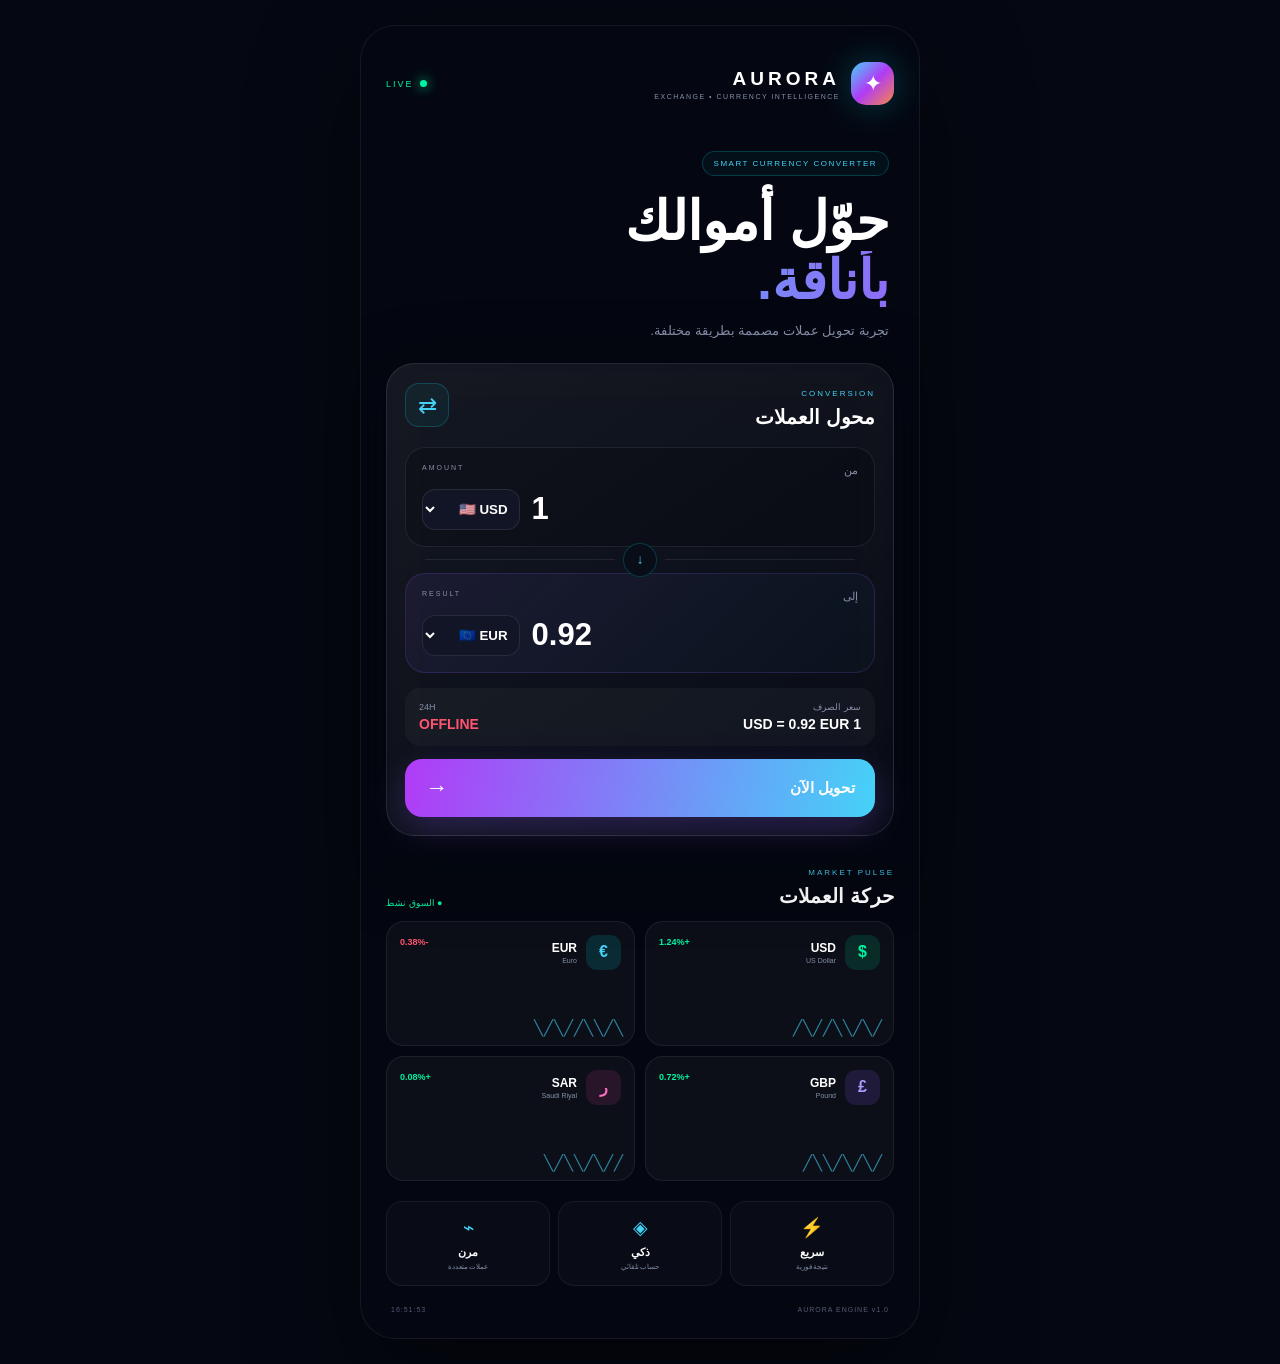
<file: index.html>
<!DOCTYPE html>
<html lang="ar" dir="rtl">
<head>
    <meta charset="UTF-8">
    <meta name="viewport" content="width=device-width, initial-scale=1.0">

    <title>AURORA EXCHANGE</title>

    <link rel="stylesheet" href="style.css">
</head>

<body>

<div class="aurora-bg">
    <div class="aurora a1"></div>
    <div class="aurora a2"></div>
    <div class="aurora a3"></div>
</div>

<div id="particles"></div>


<main class="app">

    <!-- HEADER -->

    <header class="header">

        <div class="brand">

            <div class="brand-icon">
                ✦
            </div>

            <div>
                <h1>AURORA</h1>
                <p>EXCHANGE • CURRENCY INTELLIGENCE</p>
            </div>

        </div>

        <div class="live">

            <span class="live-dot"></span>

            LIVE

        </div>

    </header>


    <!-- HERO -->

    <section class="hero">

        <div class="hero-label">
            SMART CURRENCY CONVERTER
        </div>

        <h2>
            حوّل أموالك
            <span>بأناقة.</span>
        </h2>

        <p>
            تجربة تحويل عملات مصممة بطريقة مختلفة.
        </p>

    </section>


    <!-- CONVERTER -->

    <section class="converter">

        <div class="converter-title">

            <div>
                <span>CONVERSION</span>
                <h3>محول العملات</h3>
            </div>

            <button id="swapBtn" class="swap">
                ⇄
            </button>

        </div>


        <!-- FROM -->

        <div class="currency-card">

            <div class="card-top">

                <span>من</span>

                <span class="mini-label">
                    AMOUNT
                </span>

            </div>

            <div class="currency-row">

                <input
                    id="amount"
                    type="number"
                    value="1"
                    min="0"
                    inputmode="decimal"
                >

                <select id="fromCurrency">

                    <option value="USD">🇺🇸 USD</option>
                    <option value="EUR">🇪🇺 EUR</option>
                    <option value="GBP">🇬🇧 GBP</option>
                    <option value="SAR">🇸🇦 SAR</option>
                    <option value="AED">🇦🇪 AED</option>
                    <option value="YER">🇾🇪 YER</option>
                    <option value="KWD">🇰🇼 KWD</option>
                    <option value="QAR">🇶🇦 QAR</option>
                    <option value="JPY">🇯🇵 JPY</option>
                    <option value="CNY">🇨🇳 CNY</option>
                    <option value="KRW">🇰🇷 KRW</option>
                    <option value="TRY">🇹🇷 TRY</option>
                </select>

            </div>

        </div>


        <!-- CONNECTOR -->

        <div class="connector">

            <div></div>

            <button id="middleSwap">
                ↓
            </button>

            <div></div>

        </div>


        <!-- TO -->

        <div class="currency-card destination">

            <div class="card-top">

                <span>إلى</span>

                <span class="mini-label">
                    RESULT
                </span>

            </div>

            <div class="currency-row">

                <div
                    id="result"
                    class="result"
                >
                    0.00
                </div>

                <select id="toCurrency">

                    <option value="EUR">🇪🇺 EUR</option>
                    <option value="USD">🇺🇸 USD</option>
                    <option value="GBP">🇬🇧 GBP</option>
                    <option value="SAR">🇸🇦 SAR</option>
                    <option value="AED">🇦🇪 AED</option>
                    <option value="YER">🇾🇪 YER</option>
                    <option value="KWD">🇰🇼 KWD</option>
                    <option value="QAR">🇶🇦 QAR</option>
                    <option value="JPY">🇯🇵 JPY</option>
                    <option value="CNY">🇨🇳 CNY</option>
                    <option value="KRW">🇰🇷 KRW</option>
                    <option value="TRY">🇹🇷 TRY</option>

                </select>

            </div>

        </div>


        <!-- RATE -->

        <div class="rate-box">

            <div>

                <span>سعر الصرف</span>

                <strong id="rate">
                    0
                </strong>

            </div>

            <div class="rate-change">
                <span>24H</span>
                <strong id="change">
                    +0.00%
                </strong>
            </div>

        </div>


        <button
            id="convertBtn"
            class="convert-btn"
        >

            <span>تحويل الآن</span>

            <b>→</b>

        </button>

    </section>


    <!-- MARKET -->

    <section class="market">

        <div class="section-heading">

            <div>

                <span>MARKET PULSE</span>

                <h3>
                    حركة العملات
                </h3>

            </div>

            <div class="market-status">
                ● السوق نشط
            </div>

        </div>


        <div class="market-grid">

            <div class="market-card">

                <div class="coin">

                    <div class="coin-icon usd">
                        $
                    </div>

                    <div>
                        <strong>USD</strong>
                        <small>US Dollar</small>
                    </div>

                </div>

                <strong class="up">
                    +1.24%
                </strong>

                <div class="sparkline">
                    ╱╲╱╲╲╱╱╲╱
                </div>

            </div>


            <div class="market-card">

                <div class="coin">

                    <div class="coin-icon eur">
                        €
                    </div>

                    <div>
                        <strong>EUR</strong>
                        <small>Euro</small>
                    </div>

                </div>

                <strong class="down">
                    -0.38%
                </strong>

                <div class="sparkline">
                    ╲╱╲╲╱╱╲╱╲
                </div>

            </div>


            <div class="market-card">

                <div class="coin">

                    <div class="coin-icon gbp">
                        £
                    </div>

                    <div>
                        <strong>GBP</strong>
                        <small>Pound</small>
                    </div>

                </div>

                <strong class="up">
                    +0.72%
                </strong>

                <div class="sparkline">
                    ╱╲╱╲╱╲╲╱
                </div>

            </div>


            <div class="market-card">

                <div class="coin">

                    <div class="coin-icon sar">
                        ر
                    </div>

                    <div>
                        <strong>SAR</strong>
                        <small>Saudi Riyal</small>
                    </div>

                </div>

                <strong class="up">
                    +0.08%
                </strong>

                <div class="sparkline">
                    ╱╱╲╱╲╲╱╲
                </div>

            </div>

        </div>

    </section>


    <!-- FEATURES -->

    <section class="features">

        <div class="feature">

            <div>⚡</div>

            <strong>سريع</strong>

            <span>نتيجة فورية</span>

        </div>


        <div class="feature">

            <div>◈</div>

            <strong>ذكي</strong>

            <span>حساب تلقائي</span>

        </div>


        <div class="feature">

            <div>⌁</div>

            <strong>مرن</strong>

            <span>عملات متعددة</span>

        </div>

    </section>


    <!-- FOOTER -->

    <footer>

        <span>AURORA ENGINE v1.0</span>

        <span id="time">
            00:00:00
        </span>

    </footer>

</main>


<div id="toast">
    تم التحويل بنجاح
</div>


<script src="script.js"></script>

</body>
</html>
</file>
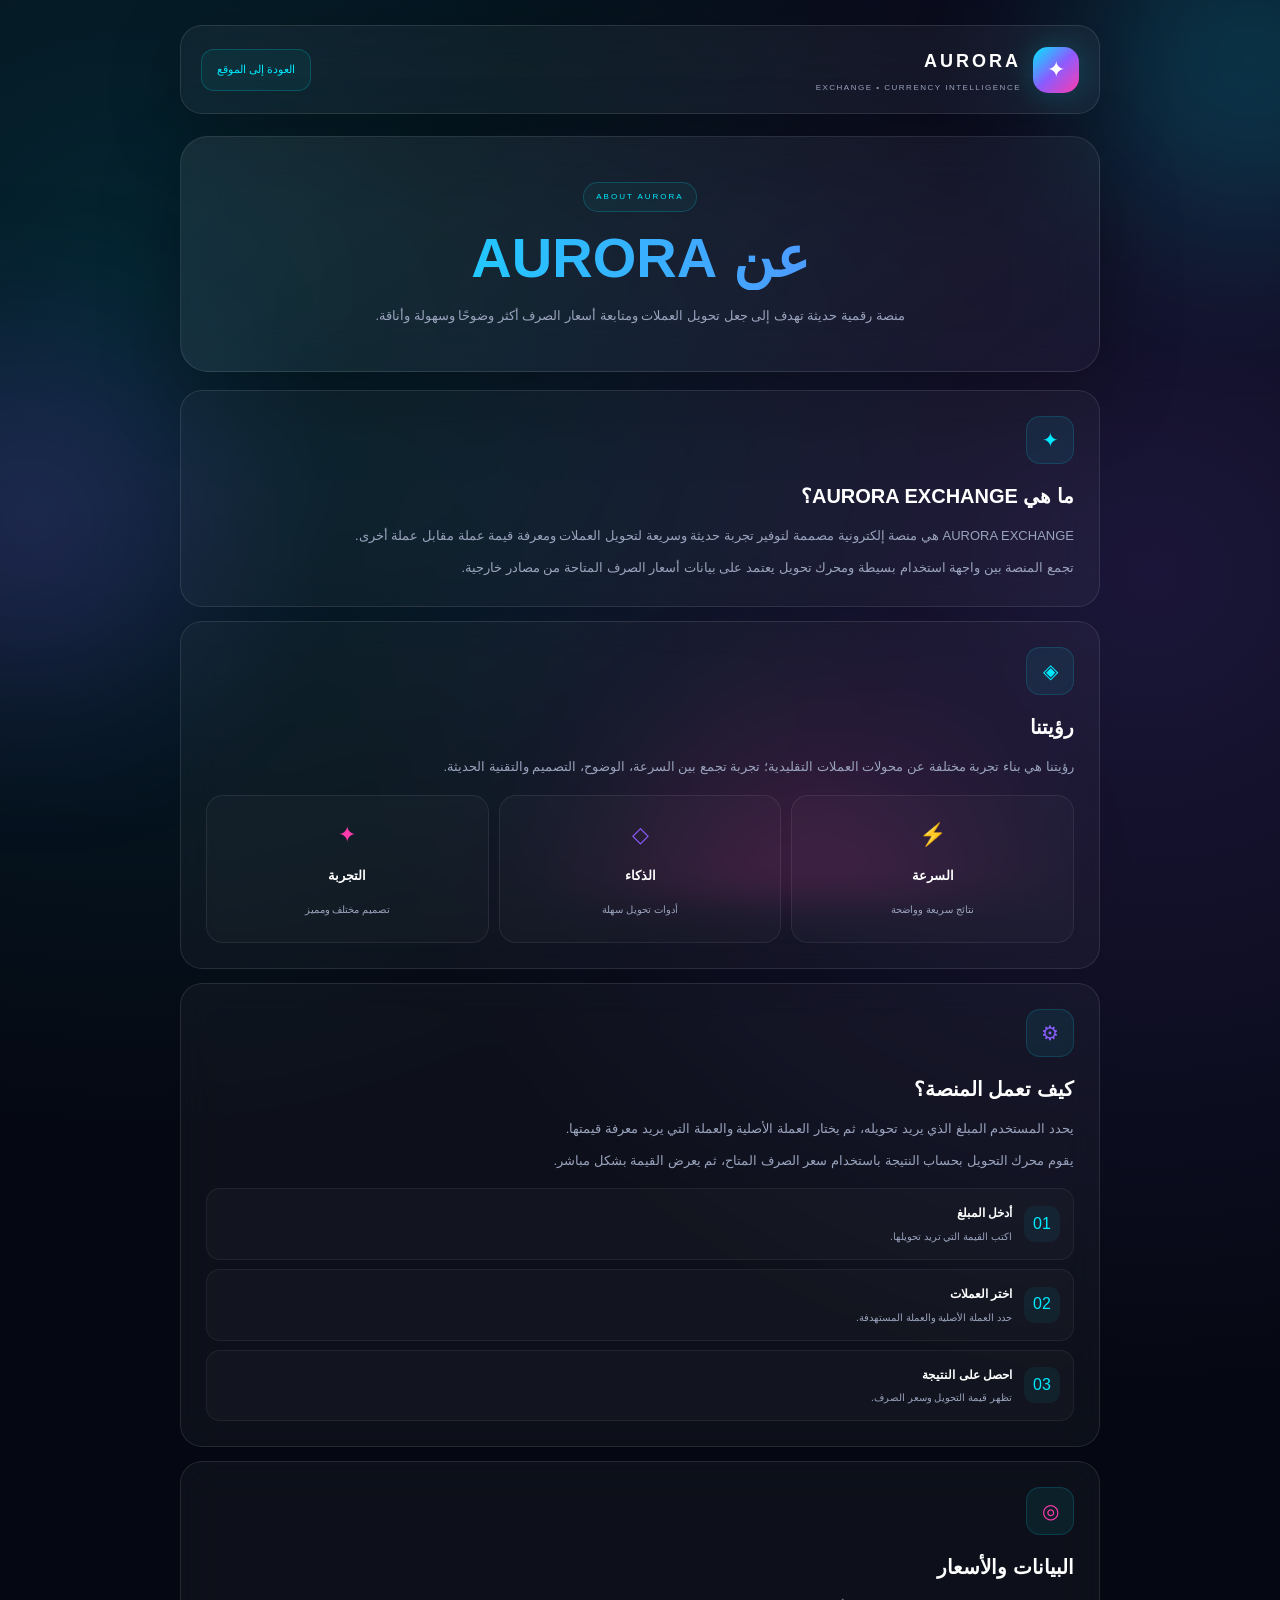
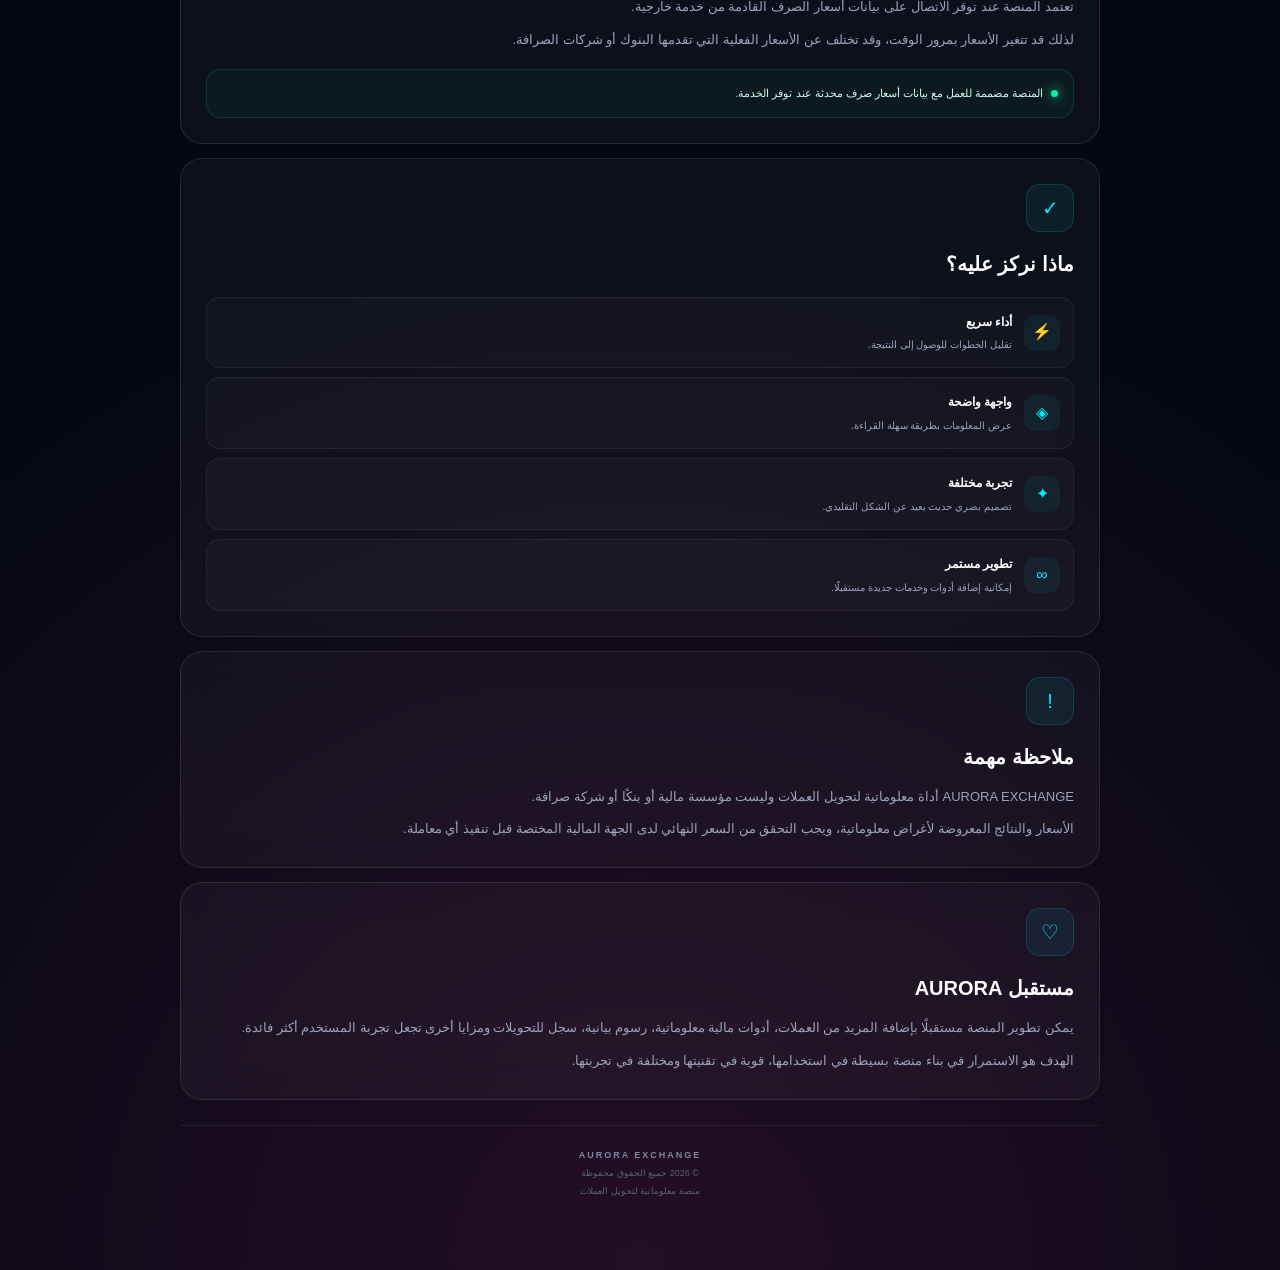
<file: about.html>
<!DOCTYPE html>
<html lang="ar" dir="rtl">

<head>

    <meta charset="UTF-8">

    <meta
        name="viewport"
        content="width=device-width, initial-scale=1.0"
    >

    <meta
        name="description"
        content="عن AURORA EXCHANGE - منصة ذكية لتحويل العملات"
    >

    <meta
        name="robots"
        content="index, follow"
    >

    <title>
        عن AURORA EXCHANGE
    </title>


    <style>

        * {
            box-sizing: border-box;
            margin: 0;
            padding: 0;
        }


        :root {

            --bg: #050812;

            --text: #ffffff;

            --muted: #9aa3bd;

            --cyan: #00eaff;

            --violet: #8b5cff;

            --pink: #ff3cac;

            --green: #00f5a0;

            --border:
                rgba(255,255,255,.10);

        }


        html {

            scroll-behavior:
                smooth;

        }


        body {

            min-height:
                100vh;

            overflow-x:
                hidden;

            font-family:
                Arial,
                "Segoe UI",
                Tahoma,
                sans-serif;

            color:
                var(--text);

            line-height:
                1.9;

            background:

                radial-gradient(
                    circle at 10% 10%,
                    rgba(0,234,255,.13),
                    transparent 30%
                ),

                radial-gradient(
                    circle at 90% 20%,
                    rgba(139,92,255,.16),
                    transparent 32%
                ),

                radial-gradient(
                    circle at 50% 100%,
                    rgba(255,60,172,.12),
                    transparent 35%
                ),

                var(--bg);

        }


        /* =================================
           BACKGROUND
        ================================= */

        .background {

            position:
                fixed;

            inset:
                0;

            z-index:
                -1;

            overflow:
                hidden;

            pointer-events:
                none;

        }


        .orb {

            position:
                absolute;

            width:
                320px;

            height:
                320px;

            border-radius:
                50%;

            filter:
                blur(100px);

            opacity:
                .22;

            animation:
                orbMove
                15s
                infinite
                alternate
                ease-in-out;

        }


        .orb.one {

            background:
                var(--cyan);

            right:
                -130px;

            top:
                -100px;

        }


        .orb.two {

            background:
                var(--violet);

            left:
                -130px;

            top:
                40%;

            animation-delay:
                3s;

        }


        .orb.three {

            background:
                var(--pink);

            right:
                25%;

            bottom:
                -180px;

            animation-delay:
                6s;

        }


        @keyframes orbMove {

            0% {

                transform:
                    translate(0,0)
                    scale(1);

            }

            100% {

                transform:
                    translate(70px,-60px)
                    scale(1.35);

            }

        }


        /* =================================
           MAIN CONTAINER
        ================================= */

        .container {

            width:
                min(
                    920px,
                    calc(100% - 30px)
                );

            margin:
                auto;

            padding:
                25px 0 50px;

        }


        /* =================================
           HEADER
        ================================= */

        header {

            display:
                flex;

            align-items:
                center;

            justify-content:
                space-between;

            gap:
                20px;

            padding:
                18px 20px;

            margin-bottom:
                22px;

            border:
                1px solid
                var(--border);

            border-radius:
                22px;

            background:
                rgba(255,255,255,.045);

            backdrop-filter:
                blur(25px);

            box-shadow:
                0 20px 70px
                rgba(0,0,0,.25);

        }


        .brand {

            display:
                flex;

            align-items:
                center;

            gap:
                12px;

        }


        .brand-icon {

            width:
                46px;

            height:
                46px;

            display:
                grid;

            place-items:
                center;

            border-radius:
                15px;

            font-size:
                22px;

            background:

                linear-gradient(
                    135deg,
                    var(--cyan),
                    var(--violet),
                    var(--pink)
                );

            box-shadow:

                0 0 30px
                rgba(0,234,255,.20);

        }


        .brand-name {

            font-size:
                18px;

            font-weight:
                800;

            letter-spacing:
                3px;

        }


        .brand-subtitle {

            margin-top:
                2px;

            color:
                var(--muted);

            font-size:
                8px;

            letter-spacing:
                1.5px;

        }


        .back-button {

            display:
                inline-flex;

            align-items:
                center;

            justify-content:
                center;

            min-height:
                42px;

            padding:
                0 15px;

            border:
                1px solid
                rgba(0,234,255,.20);

            border-radius:
                13px;

            color:
                var(--cyan);

            background:
                rgba(0,234,255,.05);

            text-decoration:
                none;

            font-size:
                11px;

            transition:
                .25s;

        }


        .back-button:hover {

            transform:
                translateY(-2px);

            background:
                rgba(0,234,255,.10);

        }


        /* =================================
           HERO
        ================================= */

        .hero {

            padding:
                42px 20px;

            margin-bottom:
                18px;

            text-align:
                center;

            border:
                1px solid
                var(--border);

            border-radius:
                28px;

            background:

                linear-gradient(
                    145deg,
                    rgba(255,255,255,.075),
                    rgba(255,255,255,.025)
                );

            backdrop-filter:
                blur(25px);

            box-shadow:
                0 25px 80px
                rgba(0,0,0,.30);

        }


        .badge {

            display:
                inline-block;

            padding:
                6px 12px;

            margin-bottom:
                14px;

            border:
                1px solid
                rgba(0,234,255,.20);

            border-radius:
                30px;

            color:
                var(--cyan);

            background:
                rgba(0,234,255,.04);

            font-size:
                8px;

            letter-spacing:
                2px;

        }


        .hero h1 {

            font-size:
                clamp(
                    32px,
                    9vw,
                    56px
                );

            line-height:
                1.15;

            background:

                linear-gradient(
                    90deg,
                    var(--cyan),
                    var(--violet),
                    var(--pink)
                );

            background-size:
                250%;

            -webkit-background-clip:
                text;

            background-clip:
                text;

            color:
                transparent;

            animation:
                gradientFlow
                6s
                infinite;

        }


        @keyframes gradientFlow {

            0% {

                background-position:
                    0%;

            }

            50% {

                background-position:
                    100%;

            }

            100% {

                background-position:
                    0%;

            }

        }


        .hero p {

            max-width:
                680px;

            margin:
                14px auto 0;

            color:
                var(--muted);

            font-size:
                13px;

        }


        /* =================================
           CONTENT
        ================================= */

        .content {

            display:
                grid;

            gap:
                14px;

        }


        .section {

            position:
                relative;

            padding:
                25px;

            border:
                1px solid
                var(--border);

            border-radius:
                22px;

            background:
                rgba(255,255,255,.035);

            backdrop-filter:
                blur(18px);

            transition:
                .25s;

        }


        .section:hover {

            transform:
                translateY(-2px);

            border-color:
                rgba(0,234,255,.20);

        }


        .section-icon {

            width:
                48px;

            height:
                48px;

            display:
                grid;

            place-items:
                center;

            margin-bottom:
                13px;

            border-radius:
                14px;

            color:
                var(--cyan);

            background:
                rgba(0,234,255,.07);

            border:
                1px solid
                rgba(0,234,255,.15);

            font-size:
                20px;

        }


        .section h2 {

            margin-bottom:
                9px;

            font-size:
                20px;

        }


        .section p {

            margin-top:
                8px;

            color:
                var(--muted);

            font-size:
                13px;

        }


        /* =================================
           MISSION
        ================================= */

        .mission {

            display:
                grid;

            grid-template-columns:
                repeat(
                    3,
                    1fr
                );

            gap:
                10px;

            margin-top:
                15px;

        }


        .mission-card {

            padding:
                18px 12px;

            text-align:
                center;

            border:
                1px solid
                rgba(255,255,255,.07);

            border-radius:
                17px;

            background:
                rgba(255,255,255,.025);

        }


        .mission-card strong {

            display:
                block;

            margin-bottom:
                5px;

            font-size:
                13px;

        }


        .mission-card span {

            color:
                var(--muted);

            font-size:
                10px;

        }


        .mission-icon {

            font-size:
                22px;

            margin-bottom:
                8px;

        }


        .cyan {

            color:
                var(--cyan);

        }


        .violet {

            color:
                var(--violet);

        }


        .pink {

            color:
                var(--pink);

        }


        /* =================================
           FEATURES
        ================================= */

        .feature-list {

            display:
                grid;

            gap:
                9px;

            margin-top:
                14px;

        }


        .feature {

            display:
                flex;

            align-items:
                center;

            gap:
                12px;

            padding:
                13px;

            border:
                1px solid
                rgba(255,255,255,.06);

            border-radius:
                14px;

            background:
                rgba(255,255,255,.025);

        }


        .feature-symbol {

            width:
                36px;

            height:
                36px;

            flex-shrink:
                0;

            display:
                grid;

            place-items:
                center;

            border-radius:
                11px;

            color:
                var(--cyan);

            background:
                rgba(0,234,255,.06);

        }


        .feature strong {

            display:
                block;

            font-size:
                12px;

        }


        .feature span {

            display:
                block;

            margin-top:
                2px;

            color:
                var(--muted);

            font-size:
                10px;

        }


        /* =================================
           STATUS
        ================================= */

        .status {

            display:
                flex;

            align-items:
                center;

            gap:
                8px;

            margin-top:
                16px;

            padding:
                13px 15px;

            border:
                1px solid
                rgba(0,245,160,.14);

            border-radius:
                14px;

            color:
                #c9f9e7;

            background:
                rgba(0,245,160,.045);

            font-size:
                11px;

        }


        .status-dot {

            width:
                7px;

            height:
                7px;

            flex-shrink:
                0;

            border-radius:
                50%;

            background:
                var(--green);

            box-shadow:
                0 0 12px
                var(--green);

            animation:
                pulse
                1.5s
                infinite;

        }


        @keyframes pulse {

            50% {

                opacity:
                    .3;

                transform:
                    scale(.7);

            }

        }


        /* =================================
           FOOTER
        ================================= */

        footer {

            margin-top:
                25px;

            padding:
                20px;

            text-align:
                center;

            border-top:
                1px solid
                rgba(255,255,255,.07);

            color:
                #596177;

            font-size:
                9px;

            line-height:
                2;

        }


        .footer-brand {

            color:
                #7d87a2;

            font-weight:
                bold;

            letter-spacing:
                2px;

        }


        /* =================================
           MOBILE
        ================================= */

        @media (max-width:600px) {

            .container {

                width:
                    calc(100% - 20px);

                padding-top:
                    10px;

            }


            header {

                padding:
                    13px;

                border-radius:
                    18px;

            }


            .brand-icon {

                width:
                    40px;

                height:
                    40px;

            }


            .brand-name {

                font-size:
                    15px;

                letter-spacing:
                    2px;

            }


            .brand-subtitle {

                font-size:
                    7px;

            }


            .back-button {

                min-height:
                    38px;

                padding:
                    0 10px;

                font-size:
                    9px;

            }


            .hero {

                padding:
                    30px 15px;

                border-radius:
                    22px;

            }


            .section {

                padding:
                    20px 17px;

            }


            .section h2 {

                font-size:
                    18px;

            }


            .section p {

                font-size:
                    12px;

            }


            .mission {

                grid-template-columns:
                    1fr;

            }

        }

    </style>

</head>


<body>


<div class="background">

    <div class="orb one"></div>

    <div class="orb two"></div>

    <div class="orb three"></div>

</div>


<main class="container">


<header>


    <div class="brand">

        <div class="brand-icon">
            ✦
        </div>


        <div>

            <div class="brand-name">
                AURORA
            </div>

            <div class="brand-subtitle">
                EXCHANGE • CURRENCY INTELLIGENCE
            </div>

        </div>

    </div>


    <a
        href="index.html"
        class="back-button"
    >
        العودة إلى الموقع
    </a>


</header>



<section class="hero">


    <div class="badge">
        ABOUT AURORA
    </div>


    <h1>
        عن AURORA
    </h1>


    <p>
        منصة رقمية حديثة تهدف إلى جعل
        تحويل العملات ومتابعة أسعار الصرف
        أكثر وضوحًا وسهولة وأناقة.
    </p>


</section>



<div class="content">



<section class="section">


    <div class="section-icon">
        ✦
    </div>


    <h2>
        ما هي AURORA EXCHANGE؟
    </h2>


    <p>
        AURORA EXCHANGE هي منصة إلكترونية
        مصممة لتوفير تجربة حديثة وسريعة
        لتحويل العملات ومعرفة قيمة عملة
        مقابل عملة أخرى.
    </p>


    <p>
        تجمع المنصة بين واجهة استخدام بسيطة
        ومحرك تحويل يعتمد على بيانات أسعار
        الصرف المتاحة من مصادر خارجية.
    </p>


</section>



<section class="section">


    <div class="section-icon cyan">
        ◈
    </div>


    <h2>
        رؤيتنا
    </h2>


    <p>
        رؤيتنا هي بناء تجربة مختلفة عن
        محولات العملات التقليدية؛ تجربة
        تجمع بين السرعة، الوضوح، التصميم
        والتقنية الحديثة.
    </p>


    <div class="mission">


        <div class="mission-card">

            <div class="mission-icon cyan">
                ⚡
            </div>

            <strong>
                السرعة
            </strong>

            <span>
                نتائج سريعة وواضحة
            </span>

        </div>


        <div class="mission-card">

            <div class="mission-icon violet">
                ◇
            </div>

            <strong>
                الذكاء
            </strong>

            <span>
                أدوات تحويل سهلة
            </span>

        </div>


        <div class="mission-card">

            <div class="mission-icon pink">
                ✦
            </div>

            <strong>
                التجربة
            </strong>

            <span>
                تصميم مختلف ومميز
            </span>

        </div>


    </div>


</section>



<section class="section">


    <div class="section-icon violet">
        ⚙
    </div>


    <h2>
        كيف تعمل المنصة؟
    </h2>


    <p>
        يحدد المستخدم المبلغ الذي يريد
        تحويله، ثم يختار العملة الأصلية
        والعملة التي يريد معرفة قيمتها.
    </p>


    <p>
        يقوم محرك التحويل بحساب النتيجة
        باستخدام سعر الصرف المتاح، ثم
        يعرض القيمة بشكل مباشر.
    </p>


    <div class="feature-list">


        <div class="feature">

            <div class="feature-symbol">
                01
            </div>

            <div>

                <strong>
                    أدخل المبلغ
                </strong>

                <span>
                    اكتب القيمة التي تريد تحويلها.
                </span>

            </div>

        </div>


        <div class="feature">

            <div class="feature-symbol">
                02
            </div>

            <div>

                <strong>
                    اختر العملات
                </strong>

                <span>
                    حدد العملة الأصلية والعملة المستهدفة.
                </span>

            </div>

        </div>


        <div class="feature">

            <div class="feature-symbol">
                03
            </div>

            <div>

                <strong>
                    احصل على النتيجة
                </strong>

                <span>
                    تظهر قيمة التحويل وسعر الصرف.
                </span>

            </div>

        </div>


    </div>


</section>



<section class="section">


    <div class="section-icon pink">
        ◎
    </div>


    <h2>
        البيانات والأسعار
    </h2>


    <p>
        تعتمد المنصة عند توفر الاتصال على
        بيانات أسعار الصرف القادمة من خدمة
        خارجية.
    </p>


    <p>
        لذلك قد تتغير الأسعار بمرور الوقت،
        وقد تختلف عن الأسعار الفعلية التي
        تقدمها البنوك أو شركات الصرافة.
    </p>


    <div class="status">

        <span class="status-dot"></span>

        <span>
            المنصة مصممة للعمل مع بيانات
            أسعار صرف محدثة عند توفر الخدمة.
        </span>

    </div>


</section>



<section class="section">


    <div class="section-icon cyan">
        ✓
    </div>


    <h2>
        ماذا نركز عليه؟
    </h2>


    <div class="feature-list">


        <div class="feature">

            <div class="feature-symbol">
                ⚡
            </div>

            <div>

                <strong>
                    أداء سريع
                </strong>

                <span>
                    تقليل الخطوات للوصول إلى النتيجة.
                </span>

            </div>

        </div>


        <div class="feature">

            <div class="feature-symbol">
                ◈
            </div>

            <div>

                <strong>
                    واجهة واضحة
                </strong>

                <span>
                    عرض المعلومات بطريقة سهلة القراءة.
                </span>

            </div>

        </div>


        <div class="feature">

            <div class="feature-symbol">
                ✦
            </div>

            <div>

                <strong>
                    تجربة مختلفة
                </strong>

                <span>
                    تصميم بصري حديث بعيد عن الشكل التقليدي.
                </span>

            </div>

        </div>


        <div class="feature">

            <div class="feature-symbol">
                ∞
            </div>

            <div>

                <strong>
                    تطوير مستمر
                </strong>

                <span>
                    إمكانية إضافة أدوات وخدمات جديدة مستقبلًا.
                </span>

            </div>

        </div>


    </div>


</section>



<section class="section">


    <div class="section-icon">
        !
    </div>


    <h2>
        ملاحظة مهمة
    </h2>


    <p>
        AURORA EXCHANGE أداة معلوماتية
        لتحويل العملات وليست مؤسسة مالية
        أو بنكًا أو شركة صرافة.
    </p>


    <p>
        الأسعار والنتائج المعروضة لأغراض
        معلوماتية، ويجب التحقق من السعر
        النهائي لدى الجهة المالية المختصة
        قبل تنفيذ أي معاملة.
    </p>


</section>



<section class="section">


    <div class="section-icon green">
        ♡
    </div>


    <h2>
        مستقبل AURORA
    </h2>


    <p>
        يمكن تطوير المنصة مستقبلًا بإضافة
        المزيد من العملات، أدوات مالية
        معلوماتية، رسوم بيانية، سجل للتحويلات
        ومزايا أخرى تجعل تجربة المستخدم
        أكثر فائدة.
    </p>


    <p>
        الهدف هو الاستمرار في بناء منصة
        بسيطة في استخدامها، قوية في تقنيتها
        ومختلفة في تجربتها.
    </p>


</section>



</div>



<footer>


    <div class="footer-brand">
        AURORA EXCHANGE
    </div>


    <div>
        © 2026 جميع الحقوق محفوظة
    </div>


    <div>
        منصة معلوماتية لتحويل العملات
    </div>


</footer>


</main>


</body>

</html>
</file>
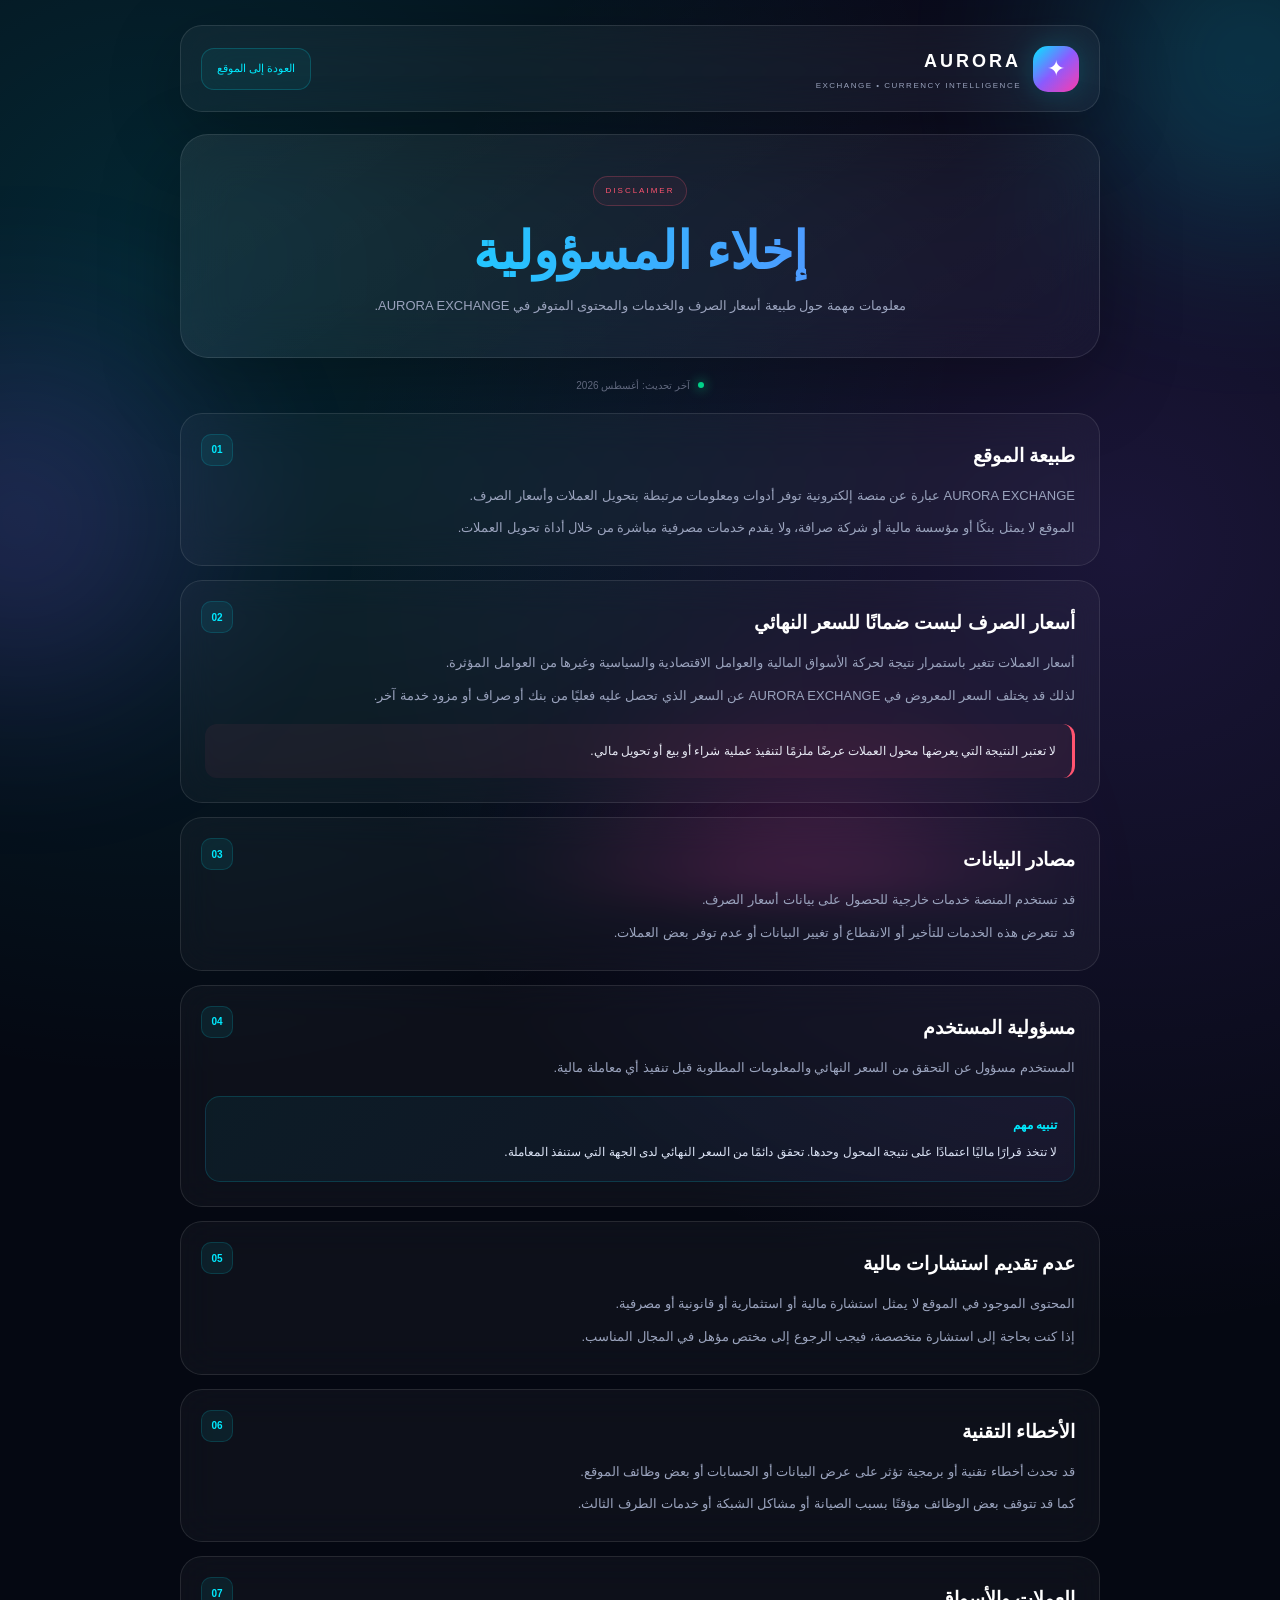
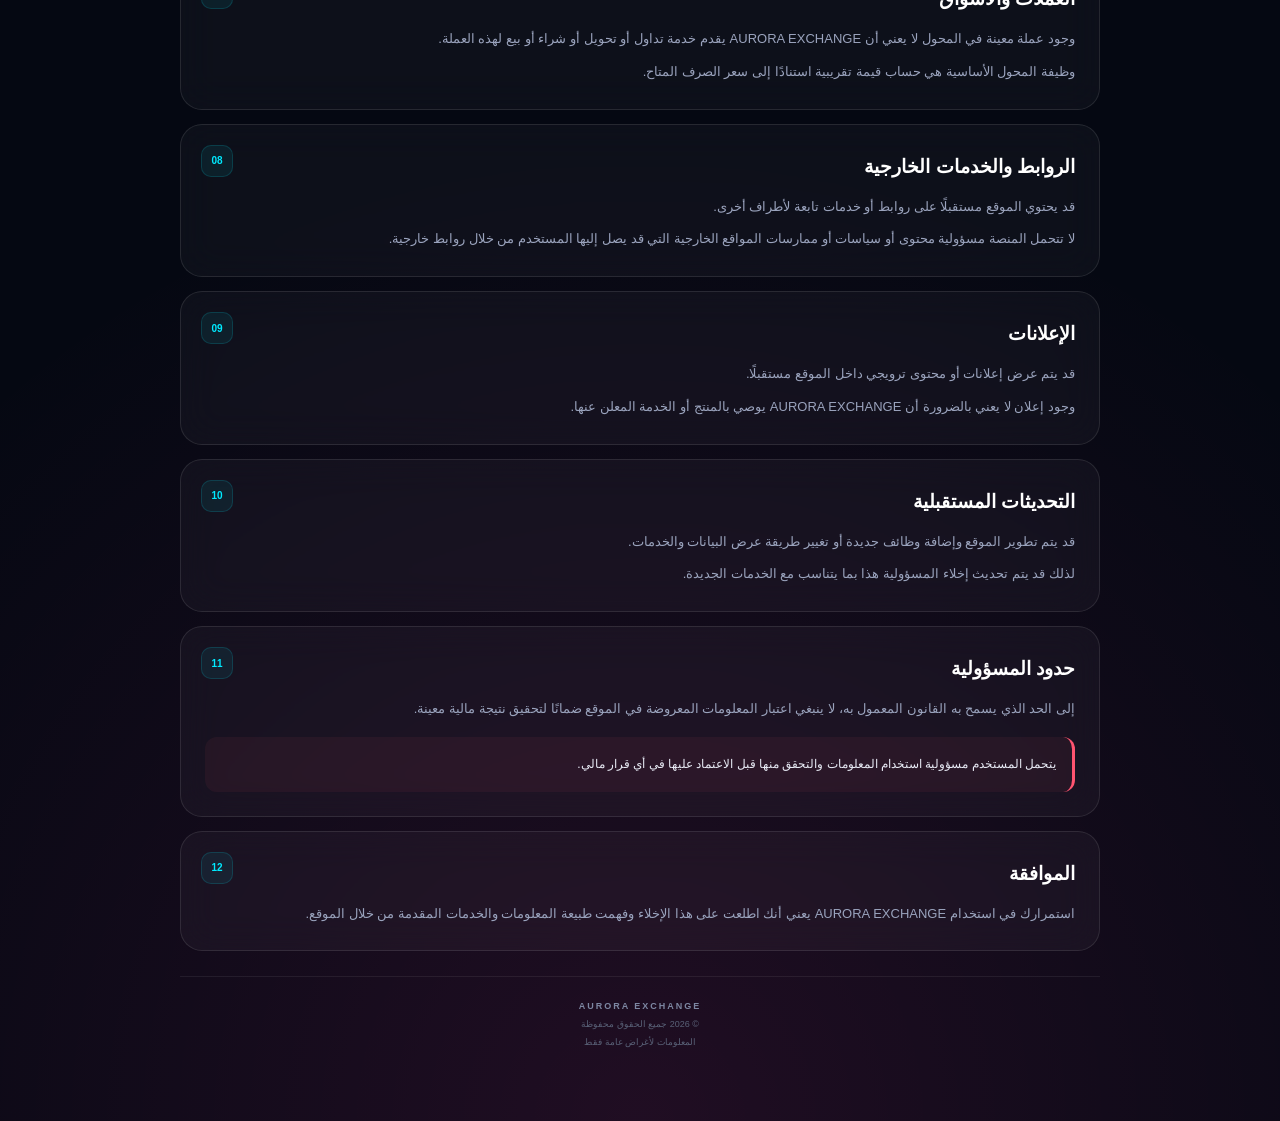
<file: disclaimer.html>
<!DOCTYPE html>
<html lang="ar" dir="rtl">

<head>
    <meta charset="UTF-8">

    <meta
        name="viewport"
        content="width=device-width, initial-scale=1.0"
    >

    <meta
        name="description"
        content="إخلاء المسؤولية - AURORA EXCHANGE"
    >

    <meta
        name="robots"
        content="index, follow"
    >

    <title>إخلاء المسؤولية | AURORA EXCHANGE</title>

    <style>

        * {
            box-sizing: border-box;
            margin: 0;
            padding: 0;
        }

        :root {
            --bg: #050812;
            --text: #ffffff;
            --muted: #9aa3bd;
            --cyan: #00eaff;
            --violet: #8b5cff;
            --pink: #ff3cac;
            --green: #00f5a0;
            --red: #ff5470;
            --border: rgba(255,255,255,.10);
        }

        html {
            scroll-behavior: smooth;
        }

        body {
            min-height: 100vh;

            font-family:
                Arial,
                "Segoe UI",
                Tahoma,
                sans-serif;

            color: var(--text);

            line-height: 1.9;

            overflow-x: hidden;

            background:
                radial-gradient(
                    circle at 12% 10%,
                    rgba(0,234,255,.14),
                    transparent 30%
                ),
                radial-gradient(
                    circle at 88% 20%,
                    rgba(139,92,255,.16),
                    transparent 32%
                ),
                radial-gradient(
                    circle at 50% 100%,
                    rgba(255,60,172,.11),
                    transparent 35%
                ),
                var(--bg);
        }

        .background {
            position: fixed;
            inset: 0;
            overflow: hidden;
            z-index: -1;
            pointer-events: none;
        }

        .orb {
            position: absolute;

            width: 320px;
            height: 320px;

            border-radius: 50%;

            filter: blur(100px);

            opacity: .22;

            animation:
                moveOrb
                15s
                infinite
                alternate
                ease-in-out;
        }

        .orb.one {
            background: var(--cyan);
            right: -130px;
            top: -100px;
        }

        .orb.two {
            background: var(--violet);
            left: -140px;
            top: 40%;
            animation-delay: 3s;
        }

        .orb.three {
            background: var(--pink);
            right: 25%;
            bottom: -180px;
            animation-delay: 6s;
        }

        @keyframes moveOrb {

            0% {
                transform:
                    translate(0,0)
                    scale(1);
            }

            100% {
                transform:
                    translate(70px,-60px)
                    scale(1.35);
            }
        }

        .container {
            width:
                min(
                    920px,
                    calc(100% - 30px)
                );

            margin:
                auto;

            padding:
                25px 0 50px;
        }

        header {
            display:
                flex;

            align-items:
                center;

            justify-content:
                space-between;

            gap:
                20px;

            padding:
                18px 20px;

            margin-bottom:
                22px;

            border:
                1px solid
                var(--border);

            border-radius:
                22px;

            background:
                rgba(255,255,255,.045);

            backdrop-filter:
                blur(25px);

            box-shadow:
                0 20px 70px
                rgba(0,0,0,.25);
        }

        .brand {
            display:
                flex;

            align-items:
                center;

            gap:
                12px;
        }

        .brand-icon {
            width:
                46px;

            height:
                46px;

            display:
                grid;

            place-items:
                center;

            border-radius:
                15px;

            font-size:
                22px;

            background:
                linear-gradient(
                    135deg,
                    var(--cyan),
                    var(--violet),
                    var(--pink)
                );

            box-shadow:
                0 0 30px
                rgba(0,234,255,.20);
        }

        .brand-name {
            font-size:
                18px;

            font-weight:
                800;

            letter-spacing:
                3px;
        }

        .brand-subtitle {
            color:
                var(--muted);

            font-size:
                8px;

            letter-spacing:
                1.5px;
        }

        .back-button {
            display:
                inline-flex;

            align-items:
                center;

            justify-content:
                center;

            min-height:
                42px;

            padding:
                0 15px;

            border:
                1px solid
                rgba(0,234,255,.20);

            border-radius:
                13px;

            color:
                var(--cyan);

            background:
                rgba(0,234,255,.05);

            text-decoration:
                none;

            font-size:
                11px;

            transition:
                .25s;
        }

        .back-button:hover {
            transform:
                translateY(-2px);

            background:
                rgba(0,234,255,.10);
        }

        .hero {
            text-align:
                center;

            padding:
                38px 20px;

            margin-bottom:
                18px;

            border:
                1px solid
                var(--border);

            border-radius:
                28px;

            background:
                linear-gradient(
                    145deg,
                    rgba(255,255,255,.075),
                    rgba(255,255,255,.025)
                );

            backdrop-filter:
                blur(25px);

            box-shadow:
                0 25px 80px
                rgba(0,0,0,.30);
        }

        .badge {
            display:
                inline-block;

            padding:
                6px 12px;

            margin-bottom:
                14px;

            border:
                1px solid
                rgba(255,84,112,.25);

            border-radius:
                30px;

            color:
                var(--red);

            background:
                rgba(255,84,112,.05);

            font-size:
                8px;

            letter-spacing:
                2px;
        }

        .hero h1 {
            font-size:
                clamp(
                    30px,
                    8vw,
                    52px
                );

            line-height:
                1.2;

            background:
                linear-gradient(
                    90deg,
                    var(--cyan),
                    var(--violet),
                    var(--pink)
                );

            background-size:
                250%;

            -webkit-background-clip:
                text;

            background-clip:
                text;

            color:
                transparent;

            animation:
                gradientMove
                6s
                infinite;
        }

        @keyframes gradientMove {

            0% {
                background-position:
                    0%;
            }

            50% {
                background-position:
                    100%;
            }

            100% {
                background-position:
                    0%;
            }
        }

        .hero p {
            max-width:
                680px;

            margin:
                12px auto 0;

            color:
                var(--muted);

            font-size:
                13px;
        }

        .updated {
            display:
                flex;

            align-items:
                center;

            justify-content:
                center;

            gap:
                8px;

            margin-bottom:
                18px;

            color:
                #707992;

            font-size:
                10px;
        }

        .dot {
            width:
                6px;

            height:
                6px;

            border-radius:
                50%;

            background:
                var(--green);

            box-shadow:
                0 0 12px
                var(--green);
        }

        .content {
            display:
                grid;

            gap:
                14px;
        }

        .section {
            position:
                relative;

            padding:
                24px;

            border:
                1px solid
                var(--border);

            border-radius:
                22px;

            background:
                rgba(255,255,255,.035);

            backdrop-filter:
                blur(18px);

            transition:
                .25s;
        }

        .section:hover {
            transform:
                translateY(-2px);

            border-color:
                rgba(0,234,255,.20);
        }

        .number {
            position:
                absolute;

            top:
                20px;

            left:
                20px;

            width:
                32px;

            height:
                32px;

            display:
                grid;

            place-items:
                center;

            border-radius:
                10px;

            color:
                var(--cyan);

            background:
                rgba(0,234,255,.07);

            border:
                1px solid
                rgba(0,234,255,.15);

            font-size:
                10px;

            font-weight:
                bold;
        }

        .section h2 {
            padding-left:
                45px;

            margin-bottom:
                10px;

            color:
                white;

            font-size:
                19px;
        }

        .section p {
            margin-top:
                8px;

            color:
                var(--muted);

            font-size:
                13px;
        }

        .warning {
            margin-top:
                15px;

            padding:
                16px;

            border-right:
                3px solid
                var(--red);

            border-radius:
                12px;

            color:
                #e8ebf5;

            background:
                rgba(255,84,112,.06);

            font-size:
                12px;
        }

        .important {
            margin-top:
                15px;

            padding:
                17px;

            border:
                1px solid
                rgba(0,234,255,.16);

            border-radius:
                15px;

            color:
                #dce4f6;

            background:
                linear-gradient(
                    135deg,
                    rgba(0,234,255,.055),
                    rgba(139,92,255,.055)
                );

            font-size:
                12px;
        }

        .important strong {
            display:
                block;

            margin-bottom:
                5px;

            color:
                var(--cyan);
        }

        footer {
            margin-top:
                25px;

            padding:
                20px;

            text-align:
                center;

            border-top:
                1px solid
                rgba(255,255,255,.07);

            color:
                #596177;

            font-size:
                9px;

            line-height:
                2;
        }

        .footer-brand {
            color:
                #7d87a2;

            font-weight:
                bold;

            letter-spacing:
                2px;
        }

        @media (max-width:600px) {

            .container {
                width:
                    calc(100% - 20px);

                padding-top:
                    10px;
            }

            header {
                padding:
                    13px;

                border-radius:
                    18px;
            }

            .brand-icon {
                width:
                    40px;

                height:
                    40px;
            }

            .brand-name {
                font-size:
                    15px;

                letter-spacing:
                    2px;
            }

            .brand-subtitle {
                font-size:
                    7px;
            }

            .back-button {
                min-height:
                    38px;

                padding:
                    0 10px;

                font-size:
                    9px;
            }

            .hero {
                padding:
                    28px 16px;

                border-radius:
                    22px;
            }

            .section {
                padding:
                    20px 17px;
            }

            .section h2 {
                font-size:
                    17px;

                padding-left:
                    38px;
            }

            .section p {
                font-size:
                    12px;
            }

            .number {
                top:
                    17px;

                left:
                    15px;
            }
        }

    </style>

</head>


<body>


<div class="background">

    <div class="orb one"></div>

    <div class="orb two"></div>

    <div class="orb three"></div>

</div>


<main class="container">


<header>

    <div class="brand">

        <div class="brand-icon">
            ✦
        </div>

        <div>

            <div class="brand-name">
                AURORA
            </div>

            <div class="brand-subtitle">
                EXCHANGE • CURRENCY INTELLIGENCE
            </div>

        </div>

    </div>


    <a
        href="index.html"
        class="back-button"
    >
        العودة إلى الموقع
    </a>

</header>


<section class="hero">

    <div class="badge">
        DISCLAIMER
    </div>

    <h1>
        إخلاء المسؤولية
    </h1>

    <p>
        معلومات مهمة حول طبيعة أسعار الصرف
        والخدمات والمحتوى المتوفر في AURORA EXCHANGE.
    </p>

</section>


<div class="updated">

    <span class="dot"></span>

    <span>
        آخر تحديث: أغسطس 2026
    </span>

</div>


<div class="content">


<section class="section">

    <div class="number">
        01
    </div>

    <h2>
        طبيعة الموقع
    </h2>

    <p>
        AURORA EXCHANGE عبارة عن منصة إلكترونية
        توفر أدوات ومعلومات مرتبطة بتحويل العملات
        وأسعار الصرف.
    </p>

    <p>
        الموقع لا يمثل بنكًا أو مؤسسة مالية أو
        شركة صرافة، ولا يقدم خدمات مصرفية مباشرة
        من خلال أداة تحويل العملات.
    </p>

</section>


<section class="section">

    <div class="number">
        02
    </div>

    <h2>
        أسعار الصرف ليست ضمانًا للسعر النهائي
    </h2>

    <p>
        أسعار العملات تتغير باستمرار نتيجة لحركة
        الأسواق المالية والعوامل الاقتصادية والسياسية
        وغيرها من العوامل المؤثرة.
    </p>

    <p>
        لذلك قد يختلف السعر المعروض في AURORA
        EXCHANGE عن السعر الذي تحصل عليه فعليًا
        من بنك أو صراف أو مزود خدمة آخر.
    </p>

    <div class="warning">
        لا تعتبر النتيجة التي يعرضها محول العملات
        عرضًا ملزمًا لتنفيذ عملية شراء أو بيع أو
        تحويل مالي.
    </div>

</section>


<section class="section">

    <div class="number">
        03
    </div>

    <h2>
        مصادر البيانات
    </h2>

    <p>
        قد تستخدم المنصة خدمات خارجية للحصول على
        بيانات أسعار الصرف.
    </p>

    <p>
        قد تتعرض هذه الخدمات للتأخير أو الانقطاع
        أو تغيير البيانات أو عدم توفر بعض العملات.
    </p>

</section>


<section class="section">

    <div class="number">
        04
    </div>

    <h2>
        مسؤولية المستخدم
    </h2>

    <p>
        المستخدم مسؤول عن التحقق من السعر النهائي
        والمعلومات المطلوبة قبل تنفيذ أي معاملة
        مالية.
    </p>

    <div class="important">

        <strong>
            تنبيه مهم
        </strong>

        لا تتخذ قرارًا ماليًا اعتمادًا على نتيجة
        المحول وحدها. تحقق دائمًا من السعر النهائي
        لدى الجهة التي ستنفذ المعاملة.

    </div>

</section>


<section class="section">

    <div class="number">
        05
    </div>

    <h2>
        عدم تقديم استشارات مالية
    </h2>

    <p>
        المحتوى الموجود في الموقع لا يمثل استشارة
        مالية أو استثمارية أو قانونية أو مصرفية.
    </p>

    <p>
        إذا كنت بحاجة إلى استشارة متخصصة، فيجب
        الرجوع إلى مختص مؤهل في المجال المناسب.
    </p>

</section>


<section class="section">

    <div class="number">
        06
    </div>

    <h2>
        الأخطاء التقنية
    </h2>

    <p>
        قد تحدث أخطاء تقنية أو برمجية تؤثر على
        عرض البيانات أو الحسابات أو بعض وظائف
        الموقع.
    </p>

    <p>
        كما قد تتوقف بعض الوظائف مؤقتًا بسبب
        الصيانة أو مشاكل الشبكة أو خدمات الطرف
        الثالث.
    </p>

</section>


<section class="section">

    <div class="number">
        07
    </div>

    <h2>
        العملات والأسواق
    </h2>

    <p>
        وجود عملة معينة في المحول لا يعني أن
        AURORA EXCHANGE يقدم خدمة تداول أو تحويل
        أو شراء أو بيع لهذه العملة.
    </p>

    <p>
        وظيفة المحول الأساسية هي حساب قيمة تقريبية
        استنادًا إلى سعر الصرف المتاح.
    </p>

</section>


<section class="section">

    <div class="number">
        08
    </div>

    <h2>
        الروابط والخدمات الخارجية
    </h2>

    <p>
        قد يحتوي الموقع مستقبلًا على روابط أو خدمات
        تابعة لأطراف أخرى.
    </p>

    <p>
        لا تتحمل المنصة مسؤولية محتوى أو سياسات
        أو ممارسات المواقع الخارجية التي قد يصل
        إليها المستخدم من خلال روابط خارجية.
    </p>

</section>


<section class="section">

    <div class="number">
        09
    </div>

    <h2>
        الإعلانات
    </h2>

    <p>
        قد يتم عرض إعلانات أو محتوى ترويجي داخل
        الموقع مستقبلًا.
    </p>

    <p>
        وجود إعلان لا يعني بالضرورة أن AURORA
        EXCHANGE يوصي بالمنتج أو الخدمة المعلن عنها.
    </p>

</section>


<section class="section">

    <div class="number">
        10
    </div>

    <h2>
        التحديثات المستقبلية
    </h2>

    <p>
        قد يتم تطوير الموقع وإضافة وظائف جديدة
        أو تغيير طريقة عرض البيانات والخدمات.
    </p>

    <p>
        لذلك قد يتم تحديث إخلاء المسؤولية هذا
        بما يتناسب مع الخدمات الجديدة.
    </p>

</section>


<section class="section">

    <div class="number">
        11
    </div>

    <h2>
        حدود المسؤولية
    </h2>

    <p>
        إلى الحد الذي يسمح به القانون المعمول به،
        لا ينبغي اعتبار المعلومات المعروضة في
        الموقع ضمانًا لتحقيق نتيجة مالية معينة.
    </p>

    <div class="warning">
        يتحمل المستخدم مسؤولية استخدام المعلومات
        والتحقق منها قبل الاعتماد عليها في أي
        قرار مالي.
    </div>

</section>


<section class="section">

    <div class="number">
        12
    </div>

    <h2>
        الموافقة
    </h2>

    <p>
        استمرارك في استخدام AURORA EXCHANGE يعني
        أنك اطلعت على هذا الإخلاء وفهمت طبيعة
        المعلومات والخدمات المقدمة من خلال الموقع.
    </p>

</section>


</div>


<footer>

    <div class="footer-brand">
        AURORA EXCHANGE
    </div>

    <div>
        © 2026 جميع الحقوق محفوظة
    </div>

    <div>
        المعلومات لأغراض عامة فقط
    </div>

</footer>


</main>


</body>

</html>
</file>
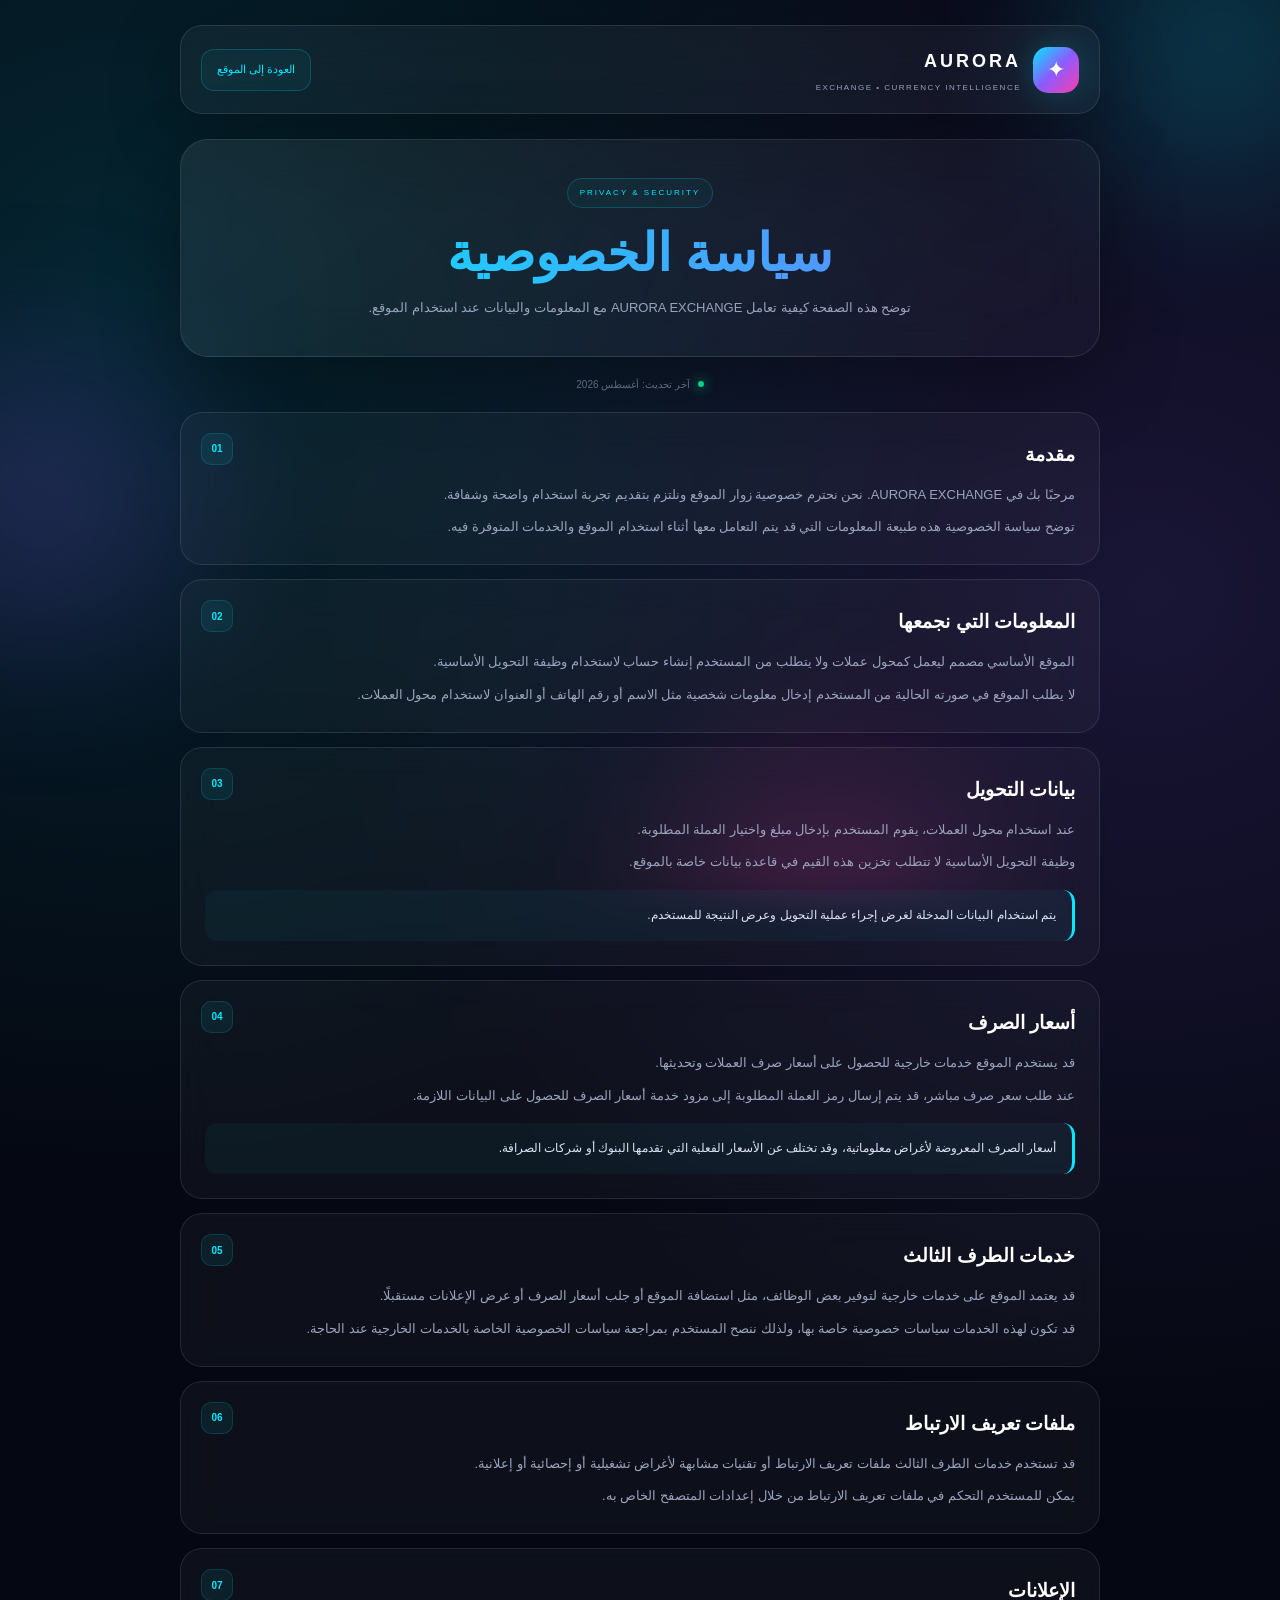
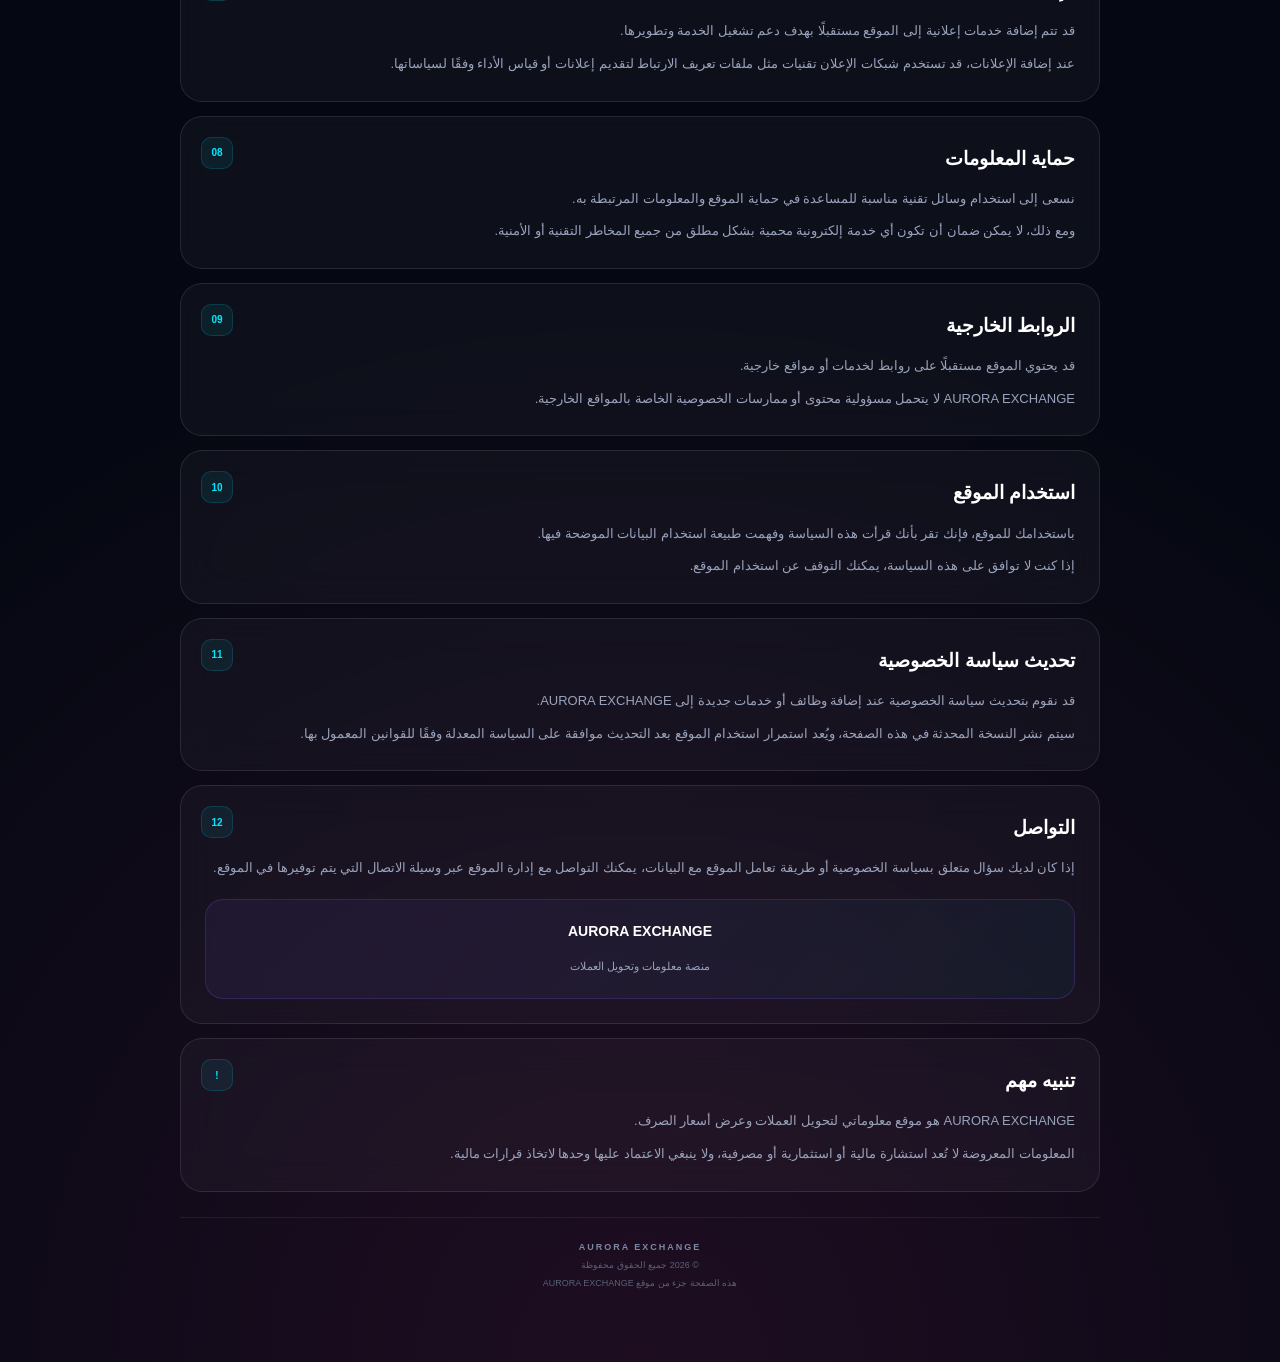
<file: privacy.html>
<!DOCTYPE html>
<html lang="ar" dir="rtl">

<head>
    <meta charset="UTF-8">

    <meta
        name="viewport"
        content="width=device-width, initial-scale=1.0"
    >

    <meta
        name="description"
        content="سياسة الخصوصية لموقع AURORA EXCHANGE"
    >

    <meta
        name="robots"
        content="index, follow"
    >

    <title>سياسة الخصوصية | AURORA EXCHANGE</title>

    <style>

        * {
            box-sizing: border-box;
            margin: 0;
            padding: 0;
        }

        :root {
            --bg: #050812;
            --panel: rgba(255,255,255,.055);
            --border: rgba(255,255,255,.10);
            --text: #ffffff;
            --muted: #9aa3bd;
            --cyan: #00eaff;
            --violet: #8b5cff;
            --pink: #ff3cac;
            --green: #00f5a0;
        }

        html {
            scroll-behavior: smooth;
        }

        body {
            min-height: 100vh;

            font-family:
                Arial,
                "Segoe UI",
                Tahoma,
                sans-serif;

            color: var(--text);

            background:
                radial-gradient(
                    circle at 10% 10%,
                    rgba(0,234,255,.13),
                    transparent 30%
                ),

                radial-gradient(
                    circle at 90% 20%,
                    rgba(139,92,255,.15),
                    transparent 32%
                ),

                radial-gradient(
                    circle at 50% 100%,
                    rgba(255,60,172,.10),
                    transparent 35%
                ),

                var(--bg);

            line-height: 1.9;

            overflow-x: hidden;
        }

        /* =====================================
           BACKGROUND
        ====================================== */

        .background {
            position: fixed;
            inset: 0;
            z-index: -1;
            pointer-events: none;
            overflow: hidden;
        }

        .orb {
            position: absolute;

            width: 280px;
            height: 280px;

            border-radius: 50%;

            filter: blur(90px);

            opacity: .22;

            animation:
                floatOrb
                14s
                infinite
                alternate
                ease-in-out;
        }

        .orb.one {
            background: var(--cyan);
            top: -100px;
            right: -80px;
        }

        .orb.two {
            background: var(--violet);
            left: -100px;
            top: 40%;
            animation-delay: 3s;
        }

        .orb.three {
            background: var(--pink);
            right: 25%;
            bottom: -150px;
            animation-delay: 6s;
        }

        @keyframes floatOrb {

            0% {
                transform:
                    translate3d(0,0,0)
                    scale(1);
            }

            100% {
                transform:
                    translate3d(60px,-40px,0)
                    scale(1.25);
            }
        }

        /* =====================================
           CONTAINER
        ====================================== */

        .container {
            width: min(920px, calc(100% - 30px));

            margin: 0 auto;

            padding:
                25px
                0
                50px;
        }

        /* =====================================
           HEADER
        ====================================== */

        header {
            display: flex;

            align-items: center;

            justify-content: space-between;

            gap: 20px;

            padding:
                18px
                20px;

            margin-bottom: 25px;

            border:
                1px solid
                var(--border);

            border-radius: 22px;

            background:
                rgba(255,255,255,.045);

            backdrop-filter: blur(25px);

            box-shadow:
                0 20px 70px
                rgba(0,0,0,.25);
        }

        .brand {
            display: flex;

            align-items: center;

            gap: 12px;
        }

        .brand-icon {
            width: 46px;
            height: 46px;

            display: grid;

            place-items: center;

            border-radius: 15px;

            color: white;

            font-size: 22px;

            background:
                linear-gradient(
                    135deg,
                    var(--cyan),
                    var(--violet),
                    var(--pink)
                );

            box-shadow:
                0 0 30px
                rgba(0,234,255,.20);
        }

        .brand-name {
            font-size: 18px;

            font-weight: 800;

            letter-spacing: 3px;
        }

        .brand-subtitle {
            margin-top: 2px;

            color: var(--muted);

            font-size: 8px;

            letter-spacing: 1.5px;
        }

        .back-button {
            display: inline-flex;

            align-items: center;

            justify-content: center;

            min-height: 42px;

            padding:
                0
                15px;

            border:
                1px solid
                rgba(0,234,255,.20);

            border-radius: 13px;

            color: var(--cyan);

            background:
                rgba(0,234,255,.05);

            text-decoration: none;

            font-size: 11px;

            transition:
                .25s ease;
        }

        .back-button:hover {
            transform:
                translateY(-2px);

            background:
                rgba(0,234,255,.10);

            border-color:
                rgba(0,234,255,.40);
        }

        /* =====================================
           HERO
        ====================================== */

        .hero {
            padding:
                35px
                25px;

            margin-bottom: 18px;

            text-align: center;

            border:
                1px solid
                var(--border);

            border-radius: 28px;

            background:
                linear-gradient(
                    145deg,
                    rgba(255,255,255,.075),
                    rgba(255,255,255,.025)
                );

            backdrop-filter: blur(25px);

            box-shadow:
                0 25px 80px
                rgba(0,0,0,.30);
        }

        .hero-badge {
            display: inline-block;

            padding:
                6px
                12px;

            margin-bottom: 14px;

            border:
                1px solid
                rgba(0,234,255,.20);

            border-radius: 30px;

            color: var(--cyan);

            background:
                rgba(0,234,255,.04);

            font-size: 8px;

            letter-spacing: 2px;
        }

        .hero h1 {
            font-size:
                clamp(30px, 8vw, 52px);

            line-height: 1.2;

            background:
                linear-gradient(
                    90deg,
                    var(--cyan),
                    var(--violet),
                    var(--pink)
                );

            background-size: 250%;

            -webkit-background-clip: text;

            background-clip: text;

            color: transparent;

            animation:
                gradientMove
                6s
                infinite;
        }

        @keyframes gradientMove {

            0% {
                background-position: 0%;
            }

            50% {
                background-position: 100%;
            }

            100% {
                background-position: 0%;
            }
        }

        .hero p {
            max-width: 650px;

            margin:
                12px
                auto
                0;

            color: var(--muted);

            font-size: 13px;
        }

        /* =====================================
           LAST UPDATED
        ====================================== */

        .updated {
            display: flex;

            align-items: center;

            justify-content: center;

            gap: 8px;

            margin:
                0
                auto
                18px;

            color: #707992;

            font-size: 10px;
        }

        .updated-dot {
            width: 6px;
            height: 6px;

            border-radius: 50%;

            background: var(--green);

            box-shadow:
                0 0 12px
                var(--green);
        }

        /* =====================================
           CONTENT
        ====================================== */

        .content {
            display: grid;

            gap: 14px;
        }

        .section {
            position: relative;

            padding:
                24px;

            border:
                1px solid
                var(--border);

            border-radius: 22px;

            background:
                rgba(255,255,255,.035);

            backdrop-filter: blur(18px);

            transition:
                transform
                .25s ease,
                border-color
                .25s ease;
        }

        .section:hover {
            transform:
                translateY(-2px);

            border-color:
                rgba(0,234,255,.20);
        }

        .section-number {
            position: absolute;

            top: 20px;

            left: 20px;

            width: 32px;
            height: 32px;

            display: grid;

            place-items: center;

            border-radius: 10px;

            color: var(--cyan);

            background:
                rgba(0,234,255,.07);

            border:
                1px solid
                rgba(0,234,255,.15);

            font-size: 10px;

            font-weight: bold;
        }

        .section h2 {
            margin-bottom: 10px;

            padding-left: 45px;

            color: white;

            font-size: 19px;
        }

        .section p {
            margin-top: 8px;

            color: var(--muted);

            font-size: 13px;
        }

        .section ul {
            margin-top: 12px;

            padding-right: 20px;

            color: var(--muted);

            font-size: 13px;
        }

        .section li {
            margin-bottom: 7px;
        }

        .highlight {
            margin-top: 15px;

            padding:
                14px
                16px;

            border-right:
                3px solid
                var(--cyan);

            border-radius: 12px;

            color: #dce3f5;

            background:
                rgba(0,234,255,.045);

            font-size: 12px;
        }

        /* =====================================
           CONTACT
        ====================================== */

        .contact-box {
            margin-top: 18px;

            padding:
                18px;

            text-align: center;

            border:
                1px solid
                rgba(139,92,255,.20);

            border-radius: 18px;

            background:
                linear-gradient(
                    135deg,
                    rgba(139,92,255,.08),
                    rgba(0,234,255,.04)
                );
        }

        .contact-box strong {
            display: block;

            margin-bottom: 5px;

            font-size: 14px;
        }

        .contact-box span {
            color: var(--muted);

            font-size: 11px;
        }

        /* =====================================
           FOOTER
        ====================================== */

        footer {
            margin-top: 25px;

            padding:
                20px;

            text-align: center;

            border-top:
                1px solid
                rgba(255,255,255,.07);

            color: #596177;

            font-size: 9px;

            line-height: 2;
        }

        .footer-brand {
            color: #7d87a2;

            font-weight: bold;

            letter-spacing: 2px;
        }

        /* =====================================
           MOBILE
        ====================================== */

        @media (max-width: 600px) {

            .container {
                width:
                    calc(100% - 20px);

                padding-top: 10px;
            }

            header {
                padding:
                    13px;

                border-radius: 18px;
            }

            .brand-icon {
                width: 40px;
                height: 40px;

                border-radius: 13px;
            }

            .brand-name {
                font-size: 15px;

                letter-spacing: 2px;
            }

            .brand-subtitle {
                font-size: 7px;
            }

            .back-button {
                min-height: 38px;

                padding:
                    0
                    11px;

                font-size: 9px;
            }

            .hero {
                padding:
                    28px
                    16px;

                border-radius: 22px;
            }

            .section {
                padding:
                    20px
                    17px;
            }

            .section h2 {
                font-size: 17px;

                padding-left: 38px;
            }

            .section p,
            .section ul {
                font-size: 12px;
            }

            .section-number {
                top: 17px;
                left: 15px;
            }
        }

    </style>
</head>


<body>

    <!-- BACKGROUND -->

    <div class="background">

        <div class="orb one"></div>

        <div class="orb two"></div>

        <div class="orb three"></div>

    </div>


    <main class="container">


        <!-- HEADER -->

        <header>

            <div class="brand">

                <div class="brand-icon">
                    ✦
                </div>

                <div>

                    <div class="brand-name">
                        AURORA
                    </div>

                    <div class="brand-subtitle">
                        EXCHANGE • CURRENCY INTELLIGENCE
                    </div>

                </div>

            </div>


            <a
                href="index.html"
                class="back-button"
            >
                العودة إلى الموقع
            </a>

        </header>


        <!-- HERO -->

        <section class="hero">

            <div class="hero-badge">
                PRIVACY & SECURITY
            </div>

            <h1>
                سياسة الخصوصية
            </h1>

            <p>
                توضح هذه الصفحة كيفية تعامل AURORA EXCHANGE
                مع المعلومات والبيانات عند استخدام الموقع.
            </p>

        </section>


        <!-- UPDATED -->

        <div class="updated">

            <span class="updated-dot"></span>

            <span>
                آخر تحديث: أغسطس 2026
            </span>

        </div>


        <!-- CONTENT -->

        <div class="content">


            <!-- 01 -->

            <section class="section">

                <div class="section-number">
                    01
                </div>

                <h2>
                    مقدمة
                </h2>

                <p>
                    مرحبًا بك في AURORA EXCHANGE.
                    نحن نحترم خصوصية زوار الموقع ونلتزم
                    بتقديم تجربة استخدام واضحة وشفافة.
                </p>

                <p>
                    توضح سياسة الخصوصية هذه طبيعة المعلومات
                    التي قد يتم التعامل معها أثناء استخدام
                    الموقع والخدمات المتوفرة فيه.
                </p>

            </section>


            <!-- 02 -->

            <section class="section">

                <div class="section-number">
                    02
                </div>

                <h2>
                    المعلومات التي نجمعها
                </h2>

                <p>
                    الموقع الأساسي مصمم ليعمل كمحول عملات
                    ولا يتطلب من المستخدم إنشاء حساب لاستخدام
                    وظيفة التحويل الأساسية.
                </p>

                <p>
                    لا يطلب الموقع في صورته الحالية من المستخدم
                    إدخال معلومات شخصية مثل الاسم أو رقم الهاتف
                    أو العنوان لاستخدام محول العملات.
                </p>

            </section>


            <!-- 03 -->

            <section class="section">

                <div class="section-number">
                    03
                </div>

                <h2>
                    بيانات التحويل
                </h2>

                <p>
                    عند استخدام محول العملات، يقوم المستخدم
                    بإدخال مبلغ واختيار العملة المطلوبة.
                </p>

                <p>
                    وظيفة التحويل الأساسية لا تتطلب تخزين
                    هذه القيم في قاعدة بيانات خاصة بالموقع.
                </p>

                <div class="highlight">
                    يتم استخدام البيانات المدخلة لغرض إجراء
                    عملية التحويل وعرض النتيجة للمستخدم.
                </div>

            </section>


            <!-- 04 -->

            <section class="section">

                <div class="section-number">
                    04
                </div>

                <h2>
                    أسعار الصرف
                </h2>

                <p>
                    قد يستخدم الموقع خدمات خارجية للحصول على
                    أسعار صرف العملات وتحديثها.
                </p>

                <p>
                    عند طلب سعر صرف مباشر، قد يتم إرسال رمز
                    العملة المطلوبة إلى مزود خدمة أسعار الصرف
                    للحصول على البيانات اللازمة.
                </p>

                <div class="highlight">
                    أسعار الصرف المعروضة لأغراض معلوماتية،
                    وقد تختلف عن الأسعار الفعلية التي تقدمها
                    البنوك أو شركات الصرافة.
                </div>

            </section>


            <!-- 05 -->

            <section class="section">

                <div class="section-number">
                    05
                </div>

                <h2>
                    خدمات الطرف الثالث
                </h2>

                <p>
                    قد يعتمد الموقع على خدمات خارجية لتوفير
                    بعض الوظائف، مثل استضافة الموقع أو جلب
                    أسعار الصرف أو عرض الإعلانات مستقبلًا.
                </p>

                <p>
                    قد تكون لهذه الخدمات سياسات خصوصية خاصة بها،
                    ولذلك ننصح المستخدم بمراجعة سياسات الخصوصية
                    الخاصة بالخدمات الخارجية عند الحاجة.
                </p>

            </section>


            <!-- 06 -->

            <section class="section">

                <div class="section-number">
                    06
                </div>

                <h2>
                    ملفات تعريف الارتباط
                </h2>

                <p>
                    قد تستخدم خدمات الطرف الثالث ملفات تعريف
                    الارتباط أو تقنيات مشابهة لأغراض تشغيلية
                    أو إحصائية أو إعلانية.
                </p>

                <p>
                    يمكن للمستخدم التحكم في ملفات تعريف الارتباط
                    من خلال إعدادات المتصفح الخاص به.
                </p>

            </section>


            <!-- 07 -->

            <section class="section">

                <div class="section-number">
                    07
                </div>

                <h2>
                    الإعلانات
                </h2>

                <p>
                    قد تتم إضافة خدمات إعلانية إلى الموقع
                    مستقبلًا بهدف دعم تشغيل الخدمة وتطويرها.
                </p>

                <p>
                    عند إضافة الإعلانات، قد تستخدم شبكات الإعلان
                    تقنيات مثل ملفات تعريف الارتباط لتقديم
                    إعلانات أو قياس الأداء وفقًا لسياساتها.
                </p>

            </section>


            <!-- 08 -->

            <section class="section">

                <div class="section-number">
                    08
                </div>

                <h2>
                    حماية المعلومات
                </h2>

                <p>
                    نسعى إلى استخدام وسائل تقنية مناسبة للمساعدة
                    في حماية الموقع والمعلومات المرتبطة به.
                </p>

                <p>
                    ومع ذلك، لا يمكن ضمان أن تكون أي خدمة
                    إلكترونية محمية بشكل مطلق من جميع المخاطر
                    التقنية أو الأمنية.
                </p>

            </section>


            <!-- 09 -->

            <section class="section">

                <div class="section-number">
                    09
                </div>

                <h2>
                    الروابط الخارجية
                </h2>

                <p>
                    قد يحتوي الموقع مستقبلًا على روابط لخدمات
                    أو مواقع خارجية.
                </p>

                <p>
                    AURORA EXCHANGE لا يتحمل مسؤولية محتوى
                    أو ممارسات الخصوصية الخاصة بالمواقع الخارجية.
                </p>

            </section>


            <!-- 10 -->

            <section class="section">

                <div class="section-number">
                    10
                </div>

                <h2>
                    استخدام الموقع
                </h2>

                <p>
                    باستخدامك للموقع، فإنك تقر بأنك قرأت هذه
                    السياسة وفهمت طبيعة استخدام البيانات
                    الموضحة فيها.
                </p>

                <p>
                    إذا كنت لا توافق على هذه السياسة، يمكنك
                    التوقف عن استخدام الموقع.
                </p>

            </section>


            <!-- 11 -->

            <section class="section">

                <div class="section-number">
                    11
                </div>

                <h2>
                    تحديث سياسة الخصوصية
                </h2>

                <p>
                    قد نقوم بتحديث سياسة الخصوصية عند إضافة
                    وظائف أو خدمات جديدة إلى AURORA EXCHANGE.
                </p>

                <p>
                    سيتم نشر النسخة المحدثة في هذه الصفحة،
                    ويُعد استمرار استخدام الموقع بعد التحديث
                    موافقة على السياسة المعدلة وفقًا للقوانين
                    المعمول بها.
                </p>

            </section>


            <!-- 12 -->

            <section class="section">

                <div class="section-number">
                    12
                </div>

                <h2>
                    التواصل
                </h2>

                <p>
                    إذا كان لديك سؤال متعلق بسياسة الخصوصية
                    أو طريقة تعامل الموقع مع البيانات، يمكنك
                    التواصل مع إدارة الموقع عبر وسيلة الاتصال
                    التي يتم توفيرها في الموقع.
                </p>


                <div class="contact-box">

                    <strong>
                        AURORA EXCHANGE
                    </strong>

                    <span>
                        منصة معلومات وتحويل العملات
                    </span>

                </div>

            </section>


            <!-- DISCLAIMER -->

            <section class="section">

                <div class="section-number">
                    !
                </div>

                <h2>
                    تنبيه مهم
                </h2>

                <p>
                    AURORA EXCHANGE هو موقع معلوماتي لتحويل
                    العملات وعرض أسعار الصرف.
                </p>

                <p>
                    المعلومات المعروضة لا تُعد استشارة مالية
                    أو استثمارية أو مصرفية، ولا ينبغي الاعتماد
                    عليها وحدها لاتخاذ قرارات مالية.
                </p>

            </section>


        </div>


        <!-- FOOTER -->

        <footer>

            <div class="footer-brand">
                AURORA EXCHANGE
            </div>

            <div>
                © 2026 جميع الحقوق محفوظة
            </div>

            <div>
                هذه الصفحة جزء من موقع AURORA EXCHANGE
            </div>

        </footer>


    </main>

</body>

</html>
</file>
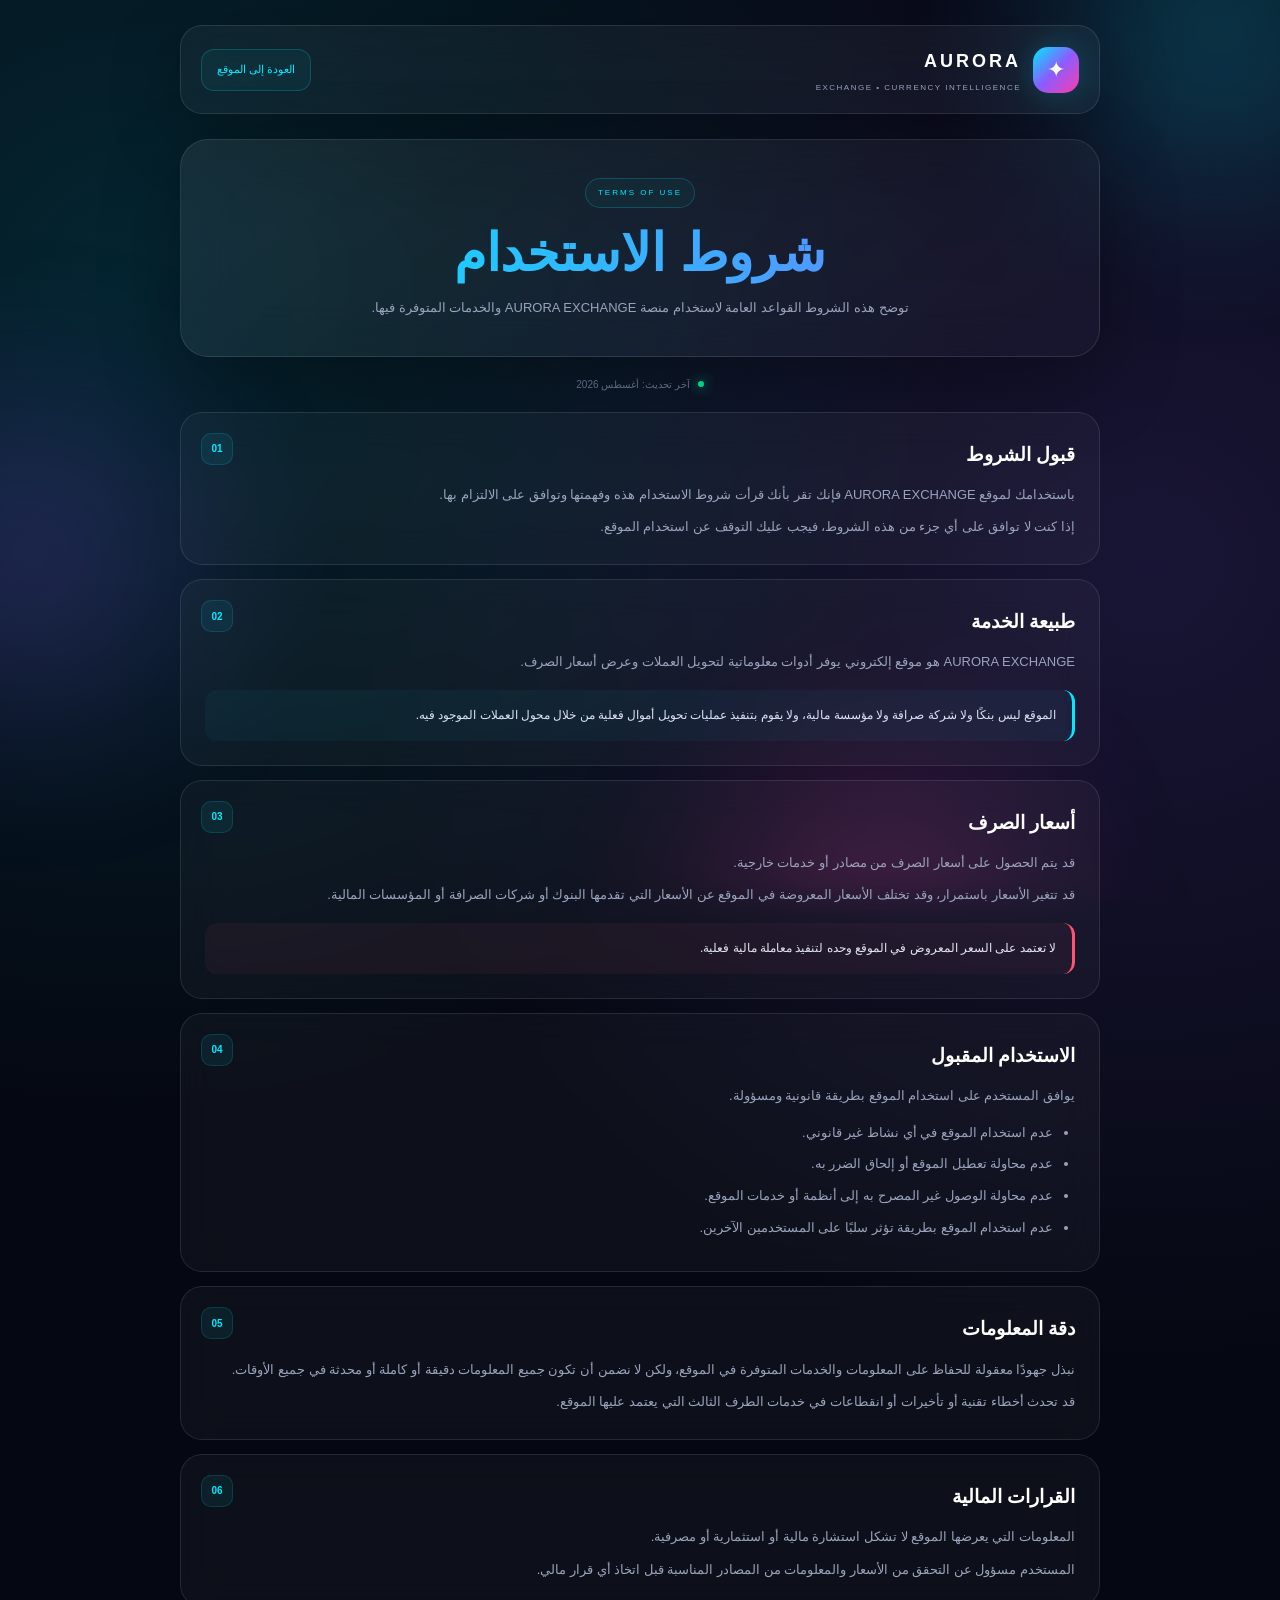
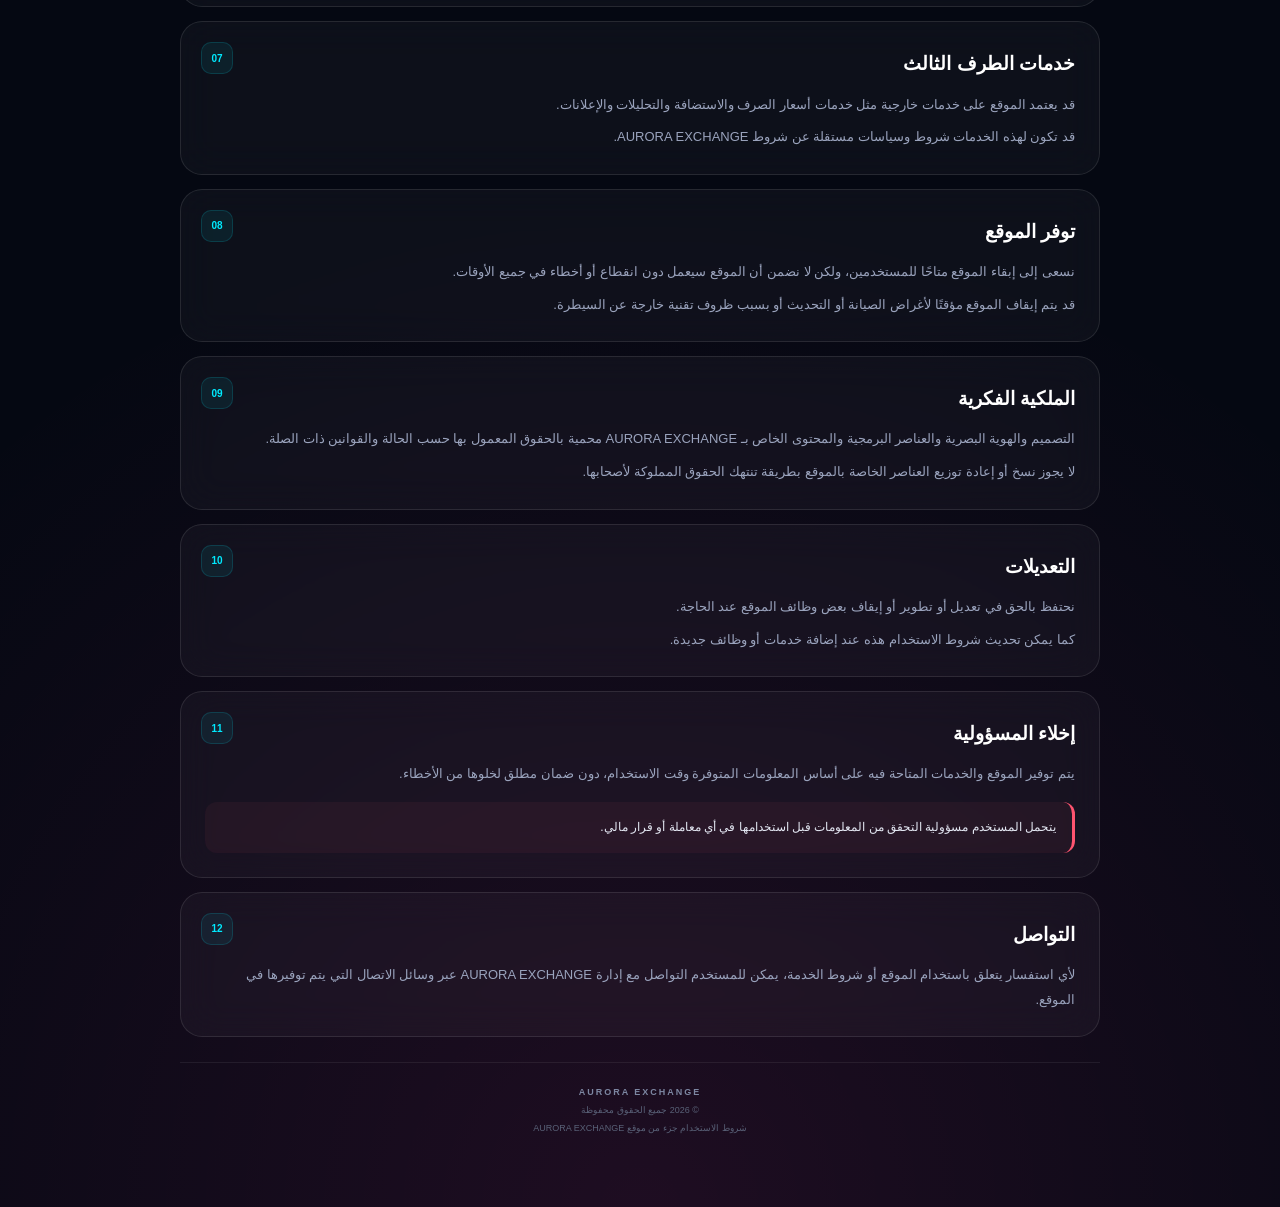
<file: terms.html>
<!DOCTYPE html>
<html lang="ar" dir="rtl">

<head>
    <meta charset="UTF-8">

    <meta
        name="viewport"
        content="width=device-width, initial-scale=1.0"
    >

    <meta
        name="description"
        content="شروط استخدام موقع AURORA EXCHANGE"
    >

    <meta
        name="robots"
        content="index, follow"
    >

    <title>شروط الاستخدام | AURORA EXCHANGE</title>

    <style>

        * {
            box-sizing: border-box;
            margin: 0;
            padding: 0;
        }

        :root {
            --bg: #050812;
            --panel: rgba(255,255,255,.055);
            --border: rgba(255,255,255,.10);
            --text: #ffffff;
            --muted: #9aa3bd;
            --cyan: #00eaff;
            --violet: #8b5cff;
            --pink: #ff3cac;
            --green: #00f5a0;
            --red: #ff5470;
        }

        html {
            scroll-behavior: smooth;
        }

        body {
            min-height: 100vh;

            font-family:
                Arial,
                "Segoe UI",
                Tahoma,
                sans-serif;

            color: var(--text);

            background:
                radial-gradient(
                    circle at 10% 10%,
                    rgba(0,234,255,.13),
                    transparent 30%
                ),
                radial-gradient(
                    circle at 90% 20%,
                    rgba(139,92,255,.15),
                    transparent 32%
                ),
                radial-gradient(
                    circle at 50% 100%,
                    rgba(255,60,172,.10),
                    transparent 35%
                ),
                var(--bg);

            line-height: 1.9;

            overflow-x: hidden;
        }

        .background {
            position: fixed;
            inset: 0;
            z-index: -1;
            pointer-events: none;
            overflow: hidden;
        }

        .orb {
            position: absolute;

            width: 300px;
            height: 300px;

            border-radius: 50%;

            filter: blur(95px);

            opacity: .22;

            animation:
                floating
                14s
                infinite
                alternate
                ease-in-out;
        }

        .orb.one {
            background: var(--cyan);
            top: -120px;
            right: -90px;
        }

        .orb.two {
            background: var(--violet);
            left: -120px;
            top: 45%;
            animation-delay: 3s;
        }

        .orb.three {
            background: var(--pink);
            right: 20%;
            bottom: -170px;
            animation-delay: 6s;
        }

        @keyframes floating {

            from {
                transform:
                    translate(0,0)
                    scale(1);
            }

            to {
                transform:
                    translate(65px,-45px)
                    scale(1.3);
            }
        }

        .container {
            width:
                min(
                    920px,
                    calc(100% - 30px)
                );

            margin:
                auto;

            padding:
                25px
                0
                50px;
        }

        header {
            display:
                flex;

            align-items:
                center;

            justify-content:
                space-between;

            gap: 20px;

            padding:
                18px
                20px;

            margin-bottom:
                25px;

            border:
                1px solid
                var(--border);

            border-radius:
                22px;

            background:
                rgba(255,255,255,.045);

            backdrop-filter:
                blur(25px);

            box-shadow:
                0 20px 70px
                rgba(0,0,0,.25);
        }

        .brand {
            display:
                flex;

            align-items:
                center;

            gap: 12px;
        }

        .brand-icon {
            width: 46px;
            height: 46px;

            display:
                grid;

            place-items:
                center;

            border-radius:
                15px;

            font-size:
                22px;

            background:
                linear-gradient(
                    135deg,
                    var(--cyan),
                    var(--violet),
                    var(--pink)
                );

            box-shadow:
                0 0 30px
                rgba(0,234,255,.20);
        }

        .brand-name {
            font-size:
                18px;

            font-weight:
                800;

            letter-spacing:
                3px;
        }

        .brand-subtitle {
            margin-top:
                2px;

            color:
                var(--muted);

            font-size:
                8px;

            letter-spacing:
                1.5px;
        }

        .back-button {
            display:
                inline-flex;

            align-items:
                center;

            justify-content:
                center;

            min-height:
                42px;

            padding:
                0 15px;

            border:
                1px solid
                rgba(0,234,255,.20);

            border-radius:
                13px;

            color:
                var(--cyan);

            background:
                rgba(0,234,255,.05);

            text-decoration:
                none;

            font-size:
                11px;

            transition:
                .25s;
        }

        .back-button:hover {
            transform:
                translateY(-2px);

            background:
                rgba(0,234,255,.10);
        }

        .hero {
            padding:
                35px
                20px;

            margin-bottom:
                18px;

            text-align:
                center;

            border:
                1px solid
                var(--border);

            border-radius:
                28px;

            background:
                linear-gradient(
                    145deg,
                    rgba(255,255,255,.075),
                    rgba(255,255,255,.025)
                );

            backdrop-filter:
                blur(25px);

            box-shadow:
                0 25px 80px
                rgba(0,0,0,.30);
        }

        .badge {
            display:
                inline-block;

            padding:
                6px
                12px;

            margin-bottom:
                14px;

            border:
                1px solid
                rgba(0,234,255,.20);

            border-radius:
                30px;

            color:
                var(--cyan);

            background:
                rgba(0,234,255,.04);

            font-size:
                8px;

            letter-spacing:
                2px;
        }

        .hero h1 {
            font-size:
                clamp(
                    30px,
                    8vw,
                    52px
                );

            line-height:
                1.2;

            background:
                linear-gradient(
                    90deg,
                    var(--cyan),
                    var(--violet),
                    var(--pink)
                );

            background-size:
                250%;

            -webkit-background-clip:
                text;

            background-clip:
                text;

            color:
                transparent;

            animation:
                gradientMove
                6s
                infinite;
        }

        @keyframes gradientMove {

            0% {
                background-position:
                    0%;
            }

            50% {
                background-position:
                    100%;
            }

            100% {
                background-position:
                    0%;
            }
        }

        .hero p {
            max-width:
                650px;

            margin:
                12px auto 0;

            color:
                var(--muted);

            font-size:
                13px;
        }

        .updated {
            display:
                flex;

            justify-content:
                center;

            align-items:
                center;

            gap:
                8px;

            margin-bottom:
                18px;

            color:
                #707992;

            font-size:
                10px;
        }

        .dot {
            width:
                6px;

            height:
                6px;

            border-radius:
                50%;

            background:
                var(--green);

            box-shadow:
                0 0 12px
                var(--green);
        }

        .content {
            display:
                grid;

            gap:
                14px;
        }

        .section {
            position:
                relative;

            padding:
                24px;

            border:
                1px solid
                var(--border);

            border-radius:
                22px;

            background:
                rgba(255,255,255,.035);

            backdrop-filter:
                blur(18px);

            transition:
                .25s;
        }

        .section:hover {
            transform:
                translateY(-2px);

            border-color:
                rgba(0,234,255,.20);
        }

        .number {
            position:
                absolute;

            top:
                20px;

            left:
                20px;

            width:
                32px;

            height:
                32px;

            display:
                grid;

            place-items:
                center;

            border-radius:
                10px;

            color:
                var(--cyan);

            background:
                rgba(0,234,255,.07);

            border:
                1px solid
                rgba(0,234,255,.15);

            font-size:
                10px;

            font-weight:
                bold;
        }

        .section h2 {
            padding-left:
                45px;

            margin-bottom:
                10px;

            color:
                white;

            font-size:
                19px;
        }

        .section p {
            margin-top:
                8px;

            color:
                var(--muted);

            font-size:
                13px;
        }

        .section ul {
            margin-top:
                12px;

            padding-right:
                22px;

            color:
                var(--muted);

            font-size:
                13px;
        }

        .section li {
            margin-bottom:
                7px;
        }

        .warning {
            margin-top:
                15px;

            padding:
                14px
                16px;

            border-right:
                3px solid
                var(--red);

            border-radius:
                12px;

            color:
                #e3e7f2;

            background:
                rgba(255,84,112,.05);

            font-size:
                12px;
        }

        .highlight {
            margin-top:
                15px;

            padding:
                14px
                16px;

            border-right:
                3px solid
                var(--cyan);

            border-radius:
                12px;

            color:
                #dce3f5;

            background:
                rgba(0,234,255,.045);

            font-size:
                12px;
        }

        footer {
            margin-top:
                25px;

            padding:
                20px;

            text-align:
                center;

            border-top:
                1px solid
                rgba(255,255,255,.07);

            color:
                #596177;

            font-size:
                9px;

            line-height:
                2;
        }

        .footer-brand {
            color:
                #7d87a2;

            font-weight:
                bold;

            letter-spacing:
                2px;
        }

        @media (max-width:600px) {

            .container {
                width:
                    calc(100% - 20px);

                padding-top:
                    10px;
            }

            header {
                padding:
                    13px;

                border-radius:
                    18px;
            }

            .brand-icon {
                width:
                    40px;

                height:
                    40px;
            }

            .brand-name {
                font-size:
                    15px;

                letter-spacing:
                    2px;
            }

            .brand-subtitle {
                font-size:
                    7px;
            }

            .back-button {
                min-height:
                    38px;

                padding:
                    0 11px;

                font-size:
                    9px;
            }

            .hero {
                padding:
                    28px 16px;

                border-radius:
                    22px;
            }

            .section {
                padding:
                    20px 17px;
            }

            .section h2 {
                font-size:
                    17px;

                padding-left:
                    38px;
            }

            .section p,
            .section ul {
                font-size:
                    12px;
            }

            .number {
                top:
                    17px;

                left:
                    15px;
            }
        }

    </style>

</head>


<body>


<div class="background">

    <div class="orb one"></div>

    <div class="orb two"></div>

    <div class="orb three"></div>

</div>


<main class="container">


<header>

    <div class="brand">

        <div class="brand-icon">
            ✦
        </div>

        <div>

            <div class="brand-name">
                AURORA
            </div>

            <div class="brand-subtitle">
                EXCHANGE • CURRENCY INTELLIGENCE
            </div>

        </div>

    </div>


    <a
        href="index.html"
        class="back-button"
    >
        العودة إلى الموقع
    </a>

</header>


<section class="hero">

    <div class="badge">
        TERMS OF USE
    </div>

    <h1>
        شروط الاستخدام
    </h1>

    <p>
        توضح هذه الشروط القواعد العامة لاستخدام
        منصة AURORA EXCHANGE والخدمات المتوفرة فيها.
    </p>

</section>


<div class="updated">

    <span class="dot"></span>

    <span>
        آخر تحديث: أغسطس 2026
    </span>

</div>


<div class="content">


<section class="section">

    <div class="number">
        01
    </div>

    <h2>
        قبول الشروط
    </h2>

    <p>
        باستخدامك لموقع AURORA EXCHANGE فإنك تقر
        بأنك قرأت شروط الاستخدام هذه وفهمتها
        وتوافق على الالتزام بها.
    </p>

    <p>
        إذا كنت لا توافق على أي جزء من هذه الشروط،
        فيجب عليك التوقف عن استخدام الموقع.
    </p>

</section>


<section class="section">

    <div class="number">
        02
    </div>

    <h2>
        طبيعة الخدمة
    </h2>

    <p>
        AURORA EXCHANGE هو موقع إلكتروني يوفر
        أدوات معلوماتية لتحويل العملات وعرض
        أسعار الصرف.
    </p>

    <div class="highlight">
        الموقع ليس بنكًا ولا شركة صرافة ولا مؤسسة
        مالية، ولا يقوم بتنفيذ عمليات تحويل أموال
        فعلية من خلال محول العملات الموجود فيه.
    </div>

</section>


<section class="section">

    <div class="number">
        03
    </div>

    <h2>
        أسعار الصرف
    </h2>

    <p>
        قد يتم الحصول على أسعار الصرف من مصادر
        أو خدمات خارجية.
    </p>

    <p>
        قد تتغير الأسعار باستمرار، وقد تختلف
        الأسعار المعروضة في الموقع عن الأسعار
        التي تقدمها البنوك أو شركات الصرافة
        أو المؤسسات المالية.
    </p>

    <div class="warning">
        لا تعتمد على السعر المعروض في الموقع
        وحده لتنفيذ معاملة مالية فعلية.
    </div>

</section>


<section class="section">

    <div class="number">
        04
    </div>

    <h2>
        الاستخدام المقبول
    </h2>

    <p>
        يوافق المستخدم على استخدام الموقع بطريقة
        قانونية ومسؤولة.
    </p>

    <ul>

        <li>
            عدم استخدام الموقع في أي نشاط غير قانوني.
        </li>

        <li>
            عدم محاولة تعطيل الموقع أو إلحاق الضرر به.
        </li>

        <li>
            عدم محاولة الوصول غير المصرح به إلى أنظمة
            أو خدمات الموقع.
        </li>

        <li>
            عدم استخدام الموقع بطريقة تؤثر سلبًا
            على المستخدمين الآخرين.
        </li>

    </ul>

</section>


<section class="section">

    <div class="number">
        05
    </div>

    <h2>
        دقة المعلومات
    </h2>

    <p>
        نبذل جهودًا معقولة للحفاظ على المعلومات
        والخدمات المتوفرة في الموقع، ولكن لا نضمن
        أن تكون جميع المعلومات دقيقة أو كاملة أو
        محدثة في جميع الأوقات.
    </p>

    <p>
        قد تحدث أخطاء تقنية أو تأخيرات أو انقطاعات
        في خدمات الطرف الثالث التي يعتمد عليها
        الموقع.
    </p>

</section>


<section class="section">

    <div class="number">
        06
    </div>

    <h2>
        القرارات المالية
    </h2>

    <p>
        المعلومات التي يعرضها الموقع لا تشكل
        استشارة مالية أو استثمارية أو مصرفية.
    </p>

    <p>
        المستخدم مسؤول عن التحقق من الأسعار
        والمعلومات من المصادر المناسبة قبل اتخاذ
        أي قرار مالي.
    </p>

</section>


<section class="section">

    <div class="number">
        07
    </div>

    <h2>
        خدمات الطرف الثالث
    </h2>

    <p>
        قد يعتمد الموقع على خدمات خارجية مثل
        خدمات أسعار الصرف والاستضافة والتحليلات
        والإعلانات.
    </p>

    <p>
        قد تكون لهذه الخدمات شروط وسياسات مستقلة
        عن شروط AURORA EXCHANGE.
    </p>

</section>


<section class="section">

    <div class="number">
        08
    </div>

    <h2>
        توفر الموقع
    </h2>

    <p>
        نسعى إلى إبقاء الموقع متاحًا للمستخدمين،
        ولكن لا نضمن أن الموقع سيعمل دون انقطاع
        أو أخطاء في جميع الأوقات.
    </p>

    <p>
        قد يتم إيقاف الموقع مؤقتًا لأغراض الصيانة
        أو التحديث أو بسبب ظروف تقنية خارجة عن
        السيطرة.
    </p>

</section>


<section class="section">

    <div class="number">
        09
    </div>

    <h2>
        الملكية الفكرية
    </h2>

    <p>
        التصميم والهوية البصرية والعناصر البرمجية
        والمحتوى الخاص بـ AURORA EXCHANGE محمية
        بالحقوق المعمول بها حسب الحالة والقوانين
        ذات الصلة.
    </p>

    <p>
        لا يجوز نسخ أو إعادة توزيع العناصر الخاصة
        بالموقع بطريقة تنتهك الحقوق المملوكة
        لأصحابها.
    </p>

</section>


<section class="section">

    <div class="number">
        10
    </div>

    <h2>
        التعديلات
    </h2>

    <p>
        نحتفظ بالحق في تعديل أو تطوير أو إيقاف
        بعض وظائف الموقع عند الحاجة.
    </p>

    <p>
        كما يمكن تحديث شروط الاستخدام هذه عند
        إضافة خدمات أو وظائف جديدة.
    </p>

</section>


<section class="section">

    <div class="number">
        11
    </div>

    <h2>
        إخلاء المسؤولية
    </h2>

    <p>
        يتم توفير الموقع والخدمات المتاحة فيه
        على أساس المعلومات المتوفرة وقت الاستخدام،
        دون ضمان مطلق لخلوها من الأخطاء.
    </p>

    <div class="warning">
        يتحمل المستخدم مسؤولية التحقق من المعلومات
        قبل استخدامها في أي معاملة أو قرار مالي.
    </div>

</section>


<section class="section">

    <div class="number">
        12
    </div>

    <h2>
        التواصل
    </h2>

    <p>
        لأي استفسار يتعلق باستخدام الموقع أو
        شروط الخدمة، يمكن للمستخدم التواصل مع
        إدارة AURORA EXCHANGE عبر وسائل الاتصال
        التي يتم توفيرها في الموقع.
    </p>

</section>


</div>


<footer>

    <div class="footer-brand">
        AURORA EXCHANGE
    </div>

    <div>
        © 2026 جميع الحقوق محفوظة
    </div>

    <div>
        شروط الاستخدام جزء من موقع AURORA EXCHANGE
    </div>

</footer>


</main>

</body>

</html>
</file>
<file: style.css>
* {
    box-sizing: border-box;
    margin: 0;
    padding: 0;
    -webkit-tap-highlight-color: transparent;
}

:root {

    --bg: #050812;

    --panel:
        rgba(255,255,255,.055);

    --border:
        rgba(255,255,255,.10);

    --text: #ffffff;

    --muted: #8790aa;

    --cyan: #00eaff;

    --violet: #8b5cff;

    --pink: #ff3cac;

    --green: #00f5a0;

    --red: #ff5470;
}

html,
body {

    width: 100%;
    min-height: 100%;

    font-family:
        Arial,
        "Segoe UI",
        sans-serif;

    color: var(--text);

    background: var(--bg);
}

body {

    overflow-x: hidden;
}


/* ===============================
   AURORA BACKGROUND
================================ */

.aurora-bg {

    position: fixed;

    inset: 0;

    overflow: hidden;

    z-index: -5;

    background:

        radial-gradient(
            circle at 15% 15%,
            rgba(0,234,255,.12),
            transparent 28%
        ),

        radial-gradient(
            circle at 85% 30%,
            rgba(139,92,255,.16),
            transparent 30%
        ),

        radial-gradient(
            circle at 50% 100%,
            rgba(255,60,172,.12),
            transparent 35%
        ),

        #050812;
}


.aurora {

    position: absolute;

    width: 300px;
    height: 300px;

    border-radius: 50%;

    filter: blur(90px);

    opacity: .35;

    animation:
        auroraMove
        15s
        infinite alternate
        ease-in-out;
}

.a1 {

    background: #00eaff;

    left: -120px;
    top: 10%;
}

.a2 {

    background: #8b5cff;

    right: -100px;
    top: 40%;

    animation-delay: 3s;
}

.a3 {

    background: #ff3cac;

    left: 30%;
    bottom: -150px;

    animation-delay: 6s;
}


@keyframes auroraMove {

    0% {
        transform:
            translate(0,0)
            scale(1);
    }

    100% {
        transform:
            translate(80px,-60px)
            scale(1.35);
    }
}


/* ===============================
   PARTICLES
================================ */

#particles {

    position: fixed;

    inset: 0;

    z-index: -2;

    pointer-events: none;
}

.particle {

    position: absolute;

    width: 2px;
    height: 2px;

    border-radius: 50%;

    background: white;

    opacity: .35;

    animation:
        particleFloat
        linear
        infinite;
}

@keyframes particleFloat {

    from {
        transform:
            translateY(105vh);
    }

    to {
        transform:
            translateY(-10vh);
    }
}


/* ===============================
   APP
================================ */

.app {

    width: min(
        100%,
        560px
    );

    min-height: 100vh;

    margin: auto;

    padding:
        18px
        15px
        20px;
}


/* ===============================
   HEADER
================================ */

.header {

    display: flex;

    align-items: center;

    justify-content: space-between;

    height: 65px;
}

.brand {

    display: flex;

    align-items: center;

    gap: 11px;
}

.brand-icon {

    width: 43px;
    height: 43px;

    display: grid;

    place-items: center;

    border-radius: 15px;

    font-size: 22px;

    background:
        linear-gradient(
            135deg,
            var(--cyan),
            var(--violet),
            var(--pink)
        );

    box-shadow:
        0 0 35px
        rgba(0,234,255,.25);
}

.brand h1 {

    font-size: 19px;

    letter-spacing: 4px;
}

.brand p {

    margin-top: 3px;

    color: var(--muted);

    font-size: 7px;

    letter-spacing: 1.5px;
}

.live {

    display: flex;

    align-items: center;

    gap: 6px;

    color: var(--green);

    font-size: 9px;

    letter-spacing: 2px;
}

.live-dot {

    width: 7px;
    height: 7px;

    border-radius: 50%;

    background: var(--green);

    box-shadow:
        0 0 12px
        var(--green);

    animation: blink 1.4s infinite;
}

@keyframes blink {

    50% {
        opacity: .25;
    }
}


/* ===============================
   HERO
================================ */

.hero {

    padding:
        35px
        5px
        25px;
}

.hero-label {

    display: inline-block;

    padding:
        7px
        11px;

    border:
        1px solid
        rgba(0,234,255,.2);

    border-radius: 30px;

    color: var(--cyan);

    background:
        rgba(0,234,255,.04);

    font-size: 8px;

    letter-spacing: 1.5px;
}

.hero h2 {

    margin-top: 16px;

    font-size:
        clamp(
            34px,
            10vw,
            54px
        );

    line-height: 1.1;
}

.hero h2 span {

    display: block;

    background:
        linear-gradient(
            90deg,
            var(--cyan),
            var(--violet),
            var(--pink)
        );

    -webkit-background-clip: text;

    color: transparent;

    background-size: 300%;

    animation:
        gradientFlow
        5s
        infinite;
}

@keyframes gradientFlow {

    0% {
        background-position: 0%;
    }

    50% {
        background-position: 100%;
    }

    100% {
        background-position: 0%;
    }
}

.hero p {

    margin-top: 12px;

    color: var(--muted);

    font-size: 13px;
}


/* ===============================
   CONVERTER
================================ */

.converter {

    padding: 18px;

    border:
        1px solid
        var(--border);

    border-radius: 28px;

    background:
        linear-gradient(
            145deg,
            rgba(255,255,255,.075),
            rgba(255,255,255,.025)
        );

    backdrop-filter: blur(25px);

    box-shadow:
        0 25px 80px
        rgba(0,0,0,.35);
}

.converter-title {

    display: flex;

    align-items: center;

    justify-content: space-between;

    margin-bottom: 18px;
}

.converter-title span {

    color: var(--cyan);

    font-size: 8px;

    letter-spacing: 2px;
}

.converter-title h3 {

    margin-top: 5px;

    font-size: 20px;
}

.swap {

    width: 44px;
    height: 44px;

    border:
        1px solid
        rgba(0,234,255,.2);

    border-radius: 14px;

    color: var(--cyan);

    background:
        rgba(0,234,255,.05);

    font-size: 23px;

    transition: .3s;
}

.swap:active {

    transform:
        rotate(180deg)
        scale(.9);
}


/* ===============================
   CURRENCY CARD
================================ */

.currency-card {

    padding: 16px;

    border:
        1px solid
        rgba(255,255,255,.08);

    border-radius: 20px;

    background:
        rgba(0,0,0,.18);
}

.currency-card.destination {

    border-color:
        rgba(139,92,255,.18);

    background:
        linear-gradient(
            135deg,
            rgba(139,92,255,.09),
            rgba(0,234,255,.025)
        );
}

.card-top {

    display: flex;

    justify-content: space-between;

    color: var(--muted);

    font-size: 11px;
}

.mini-label {

    font-size: 7px;

    letter-spacing: 2px;
}

.currency-row {

    display: flex;

    align-items: center;

    gap: 12px;

    margin-top: 12px;
}

.currency-row input {

    width: 100%;

    min-width: 0;

    border: 0;
    outline: 0;

    color: white;

    background: transparent;

    font-size: 31px;

    font-weight: 700;

    direction: ltr;
}

.currency-row select {

    width: 125px;

    padding: 11px 7px;

    border:
        1px solid
        rgba(255,255,255,.09);

    border-radius: 13px;

    outline: 0;

    color: white;

    background: #111525;

    font-weight: 700;
}

.result {

    width: 100%;

    min-width: 0;

    color: white;

    font-size: 31px;

    font-weight: 700;

    direction: ltr;

    text-align: left;

    overflow: hidden;

    white-space: nowrap;
}


/* ===============================
   CONNECTOR
================================ */

.connector {

    display: flex;

    align-items: center;

    gap: 8px;

    margin: -4px 20px;
}

.connector div {

    flex: 1;

    height: 1px;

    background:
        rgba(255,255,255,.08);
}

.connector button {

    position: relative;

    z-index: 2;

    width: 34px;
    height: 34px;

    border:
        1px solid
        rgba(0,234,255,.2);

    border-radius: 50%;

    color: var(--cyan);

    background:
        #090d18;
}


/* ===============================
   RATE
================================ */

.rate-box {

    display: flex;

    align-items: center;

    justify-content: space-between;

    margin-top: 15px;

    padding: 14px;

    border-radius: 15px;

    background:
        rgba(255,255,255,.035);
}

.rate-box span {

    display: block;

    color: var(--muted);

    font-size: 9px;
}

.rate-box strong {

    display: block;

    margin-top: 4px;

    font-size: 14px;
}

.rate-change {

    text-align: left;
}

.rate-change strong {

    color: var(--green);
}


/* ===============================
   CONVERT BUTTON
================================ */

.convert-btn {

    width: 100%;

    height: 58px;

    margin-top: 13px;

    display: flex;

    align-items: center;

    justify-content: space-between;

    padding: 0 20px;

    border: 0;

    border-radius: 17px;

    color: white;

    background:
        linear-gradient(
            100deg,
            var(--violet),
            var(--cyan),
            var(--pink),
            var(--violet)
        );

    background-size:
        300% 300%;

    animation:
        gradientFlow
        7s
        infinite;

    font-size: 15px;

    font-weight: 700;

    box-shadow:
        0 12px 35px
        rgba(139,92,255,.25);
}

.convert-btn b {

    font-size: 23px;
}


/* ===============================
   MARKET
================================ */

.market {

    margin-top: 25px;
}

.section-heading {

    display: flex;

    align-items: end;

    justify-content: space-between;
}

.section-heading span {

    color: var(--cyan);

    font-size: 8px;

    letter-spacing: 2px;
}

.section-heading h3 {

    margin-top: 5px;

    font-size: 20px;
}

.market-status {

    color: var(--green);

    font-size: 9px;
}

.market-grid {

    display: grid;

    grid-template-columns:
        repeat(2,1fr);

    gap: 10px;

    margin-top: 13px;
}

.market-card {

    position: relative;

    padding: 13px;

    min-height: 125px;

    border:
        1px solid
        rgba(255,255,255,.07);

    border-radius: 18px;

    background:
        rgba(255,255,255,.035);

    overflow: hidden;
}

.coin {

    display: flex;

    align-items: center;

    gap: 9px;
}

.coin-icon {

    width: 35px;
    height: 35px;

    display: grid;

    place-items: center;

    border-radius: 11px;

    font-weight: bold;
}

.usd {

    background:
        rgba(0,245,160,.12);

    color: var(--green);
}

.eur {

    background:
        rgba(0,234,255,.12);

    color: var(--cyan);
}

.gbp {

    background:
        rgba(139,92,255,.15);

    color: #ad9aff;
}

.sar {

    background:
        rgba(255,60,172,.12);

    color: #ff70c4;
}

.coin strong {

    display: block;

    font-size: 12px;
}

.coin small {

    display: block;

    margin-top: 2px;

    color: var(--muted);

    font-size: 7px;
}

.market-card > strong {

    position: absolute;

    left: 13px;

    top: 15px;

    font-size: 9px;
}

.up {
    color: var(--green);
}

.down {
    color: var(--red);
}

.sparkline {

    position: absolute;

    right: 10px;

    bottom: 8px;

    color: var(--cyan);

    opacity: .6;

    font-size: 15px;

    letter-spacing: 1px;
}


/* ===============================
   FEATURES
================================ */

.features {

    display: grid;

    grid-template-columns:
        repeat(3,1fr);

    gap: 8px;

    margin-top: 20px;
}

.feature {

    padding: 14px 8px;

    text-align: center;

    border:
        1px solid
        rgba(255,255,255,.06);

    border-radius: 16px;

    background:
        rgba(255,255,255,.025);
}

.feature div {

    font-size: 19px;

    color: var(--cyan);
}

.feature strong {

    display: block;

    margin-top: 7px;

    font-size: 11px;
}

.feature span {

    display: block;

    margin-top: 4px;

    color: var(--muted);

    font-size: 7px;
}


/* ===============================
   FOOTER
================================ */

footer {

    display: flex;

    justify-content: space-between;

    margin-top: 20px;

    padding: 0 5px;

    color: #555d75;

    font-size: 7px;

    letter-spacing: 1px;
}


/* ===============================
   TOAST
================================ */

#toast {

    position: fixed;

    left: 50%;

    bottom: 25px;

    transform:
        translate(-50%,30px);

    padding:
        12px 18px;

    border:
        1px solid
        rgba(0,234,255,.25);

    border-radius: 30px;

    color: white;

    background:
        rgba(10,15,30,.92);

    backdrop-filter: blur(20px);

    opacity: 0;

    pointer-events: none;

    transition: .35s;

    font-size: 11px;
}

#toast.show {

    opacity: 1;

    transform:
        translate(-50%,0);
}


/* ===============================
   DESKTOP
================================ */

@media (min-width:700px) {

    body {

        padding: 25px;
    }

    .app {

        min-height: auto;

        padding: 25px;

        border:
            1px solid
            rgba(255,255,255,.07);

        border-radius: 35px;

        background:
            rgba(5,8,18,.55);

        backdrop-filter: blur(20px);

        box-shadow:
            0 40px 100px
            rgba(0,0,0,.5);
    }
}
</file>
